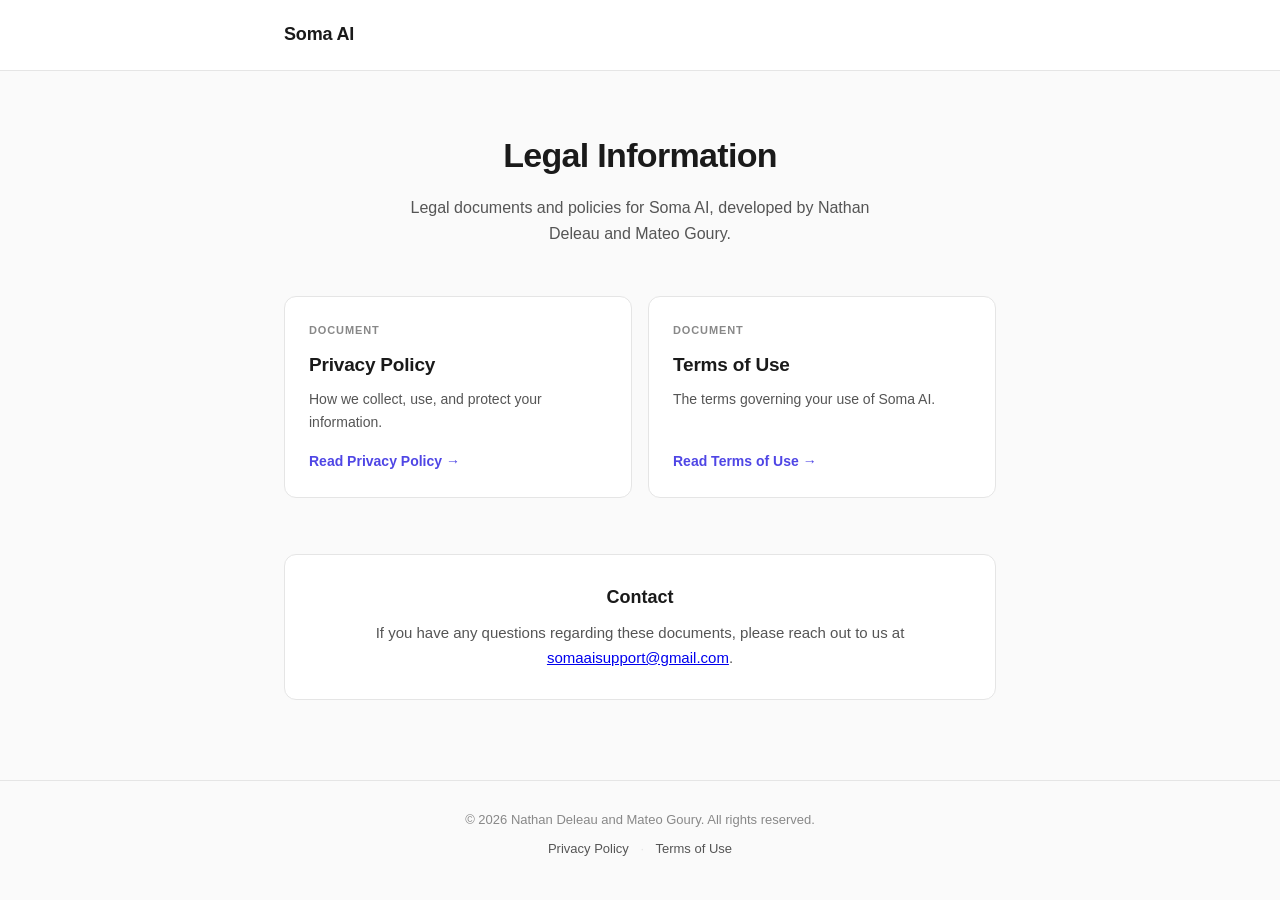
<file: index.html>
<!DOCTYPE html>
<html lang="en">
<head>
<meta charset="UTF-8">
<meta name="viewport" content="width=device-width, initial-scale=1.0">
<title>Soma AI — Legal</title>
<link rel="stylesheet" href="style.css">
</head>
<body>

  <header class="site-header">
    <div class="container">
      <a href="index.html" class="brand">Soma AI</a>
    </div>
  </header>

  <main class="container page">
    <section class="hero">
      <h1>Legal Information</h1>
      <p class="subtitle">
        Legal documents and policies for Soma AI, developed by Nathan Deleau and Mateo Goury.
      </p>
    </section>

    <section class="card-grid">
      <a class="doc-card" href="privacy-policy.html">
        <span class="doc-card-label">Document</span>
        <h2>Privacy Policy</h2>
        <p>How we collect, use, and protect your information.</p>
        <span class="doc-card-link">Read Privacy Policy →</span>
      </a>

      <a class="doc-card" href="terms-of-use.html">
        <span class="doc-card-label">Document</span>
        <h2>Terms of Use</h2>
        <p>The terms governing your use of Soma AI.</p>
        <span class="doc-card-link">Read Terms of Use →</span>
      </a>
    </section>

    <section class="contact-block">
      <h2>Contact</h2>
      <p>
        If you have any questions regarding these documents, please reach out to us at
        <a href="mailto:somaaisupport@gmail.com">somaaisupport@gmail.com</a>.
      </p>
    </section>
  </main>

  <footer class="site-footer">
    <div class="container">
      <p>&copy; <span id="year">2026</span> Nathan Deleau and Mateo Goury. All rights reserved.</p>
      <p class="footer-links">
        <a href="privacy-policy.html">Privacy Policy</a>
        <span class="sep">·</span>
        <a href="terms-of-use.html">Terms of Use</a>
      </p>
    </div>
  </footer>

</body>
</html>
</file>
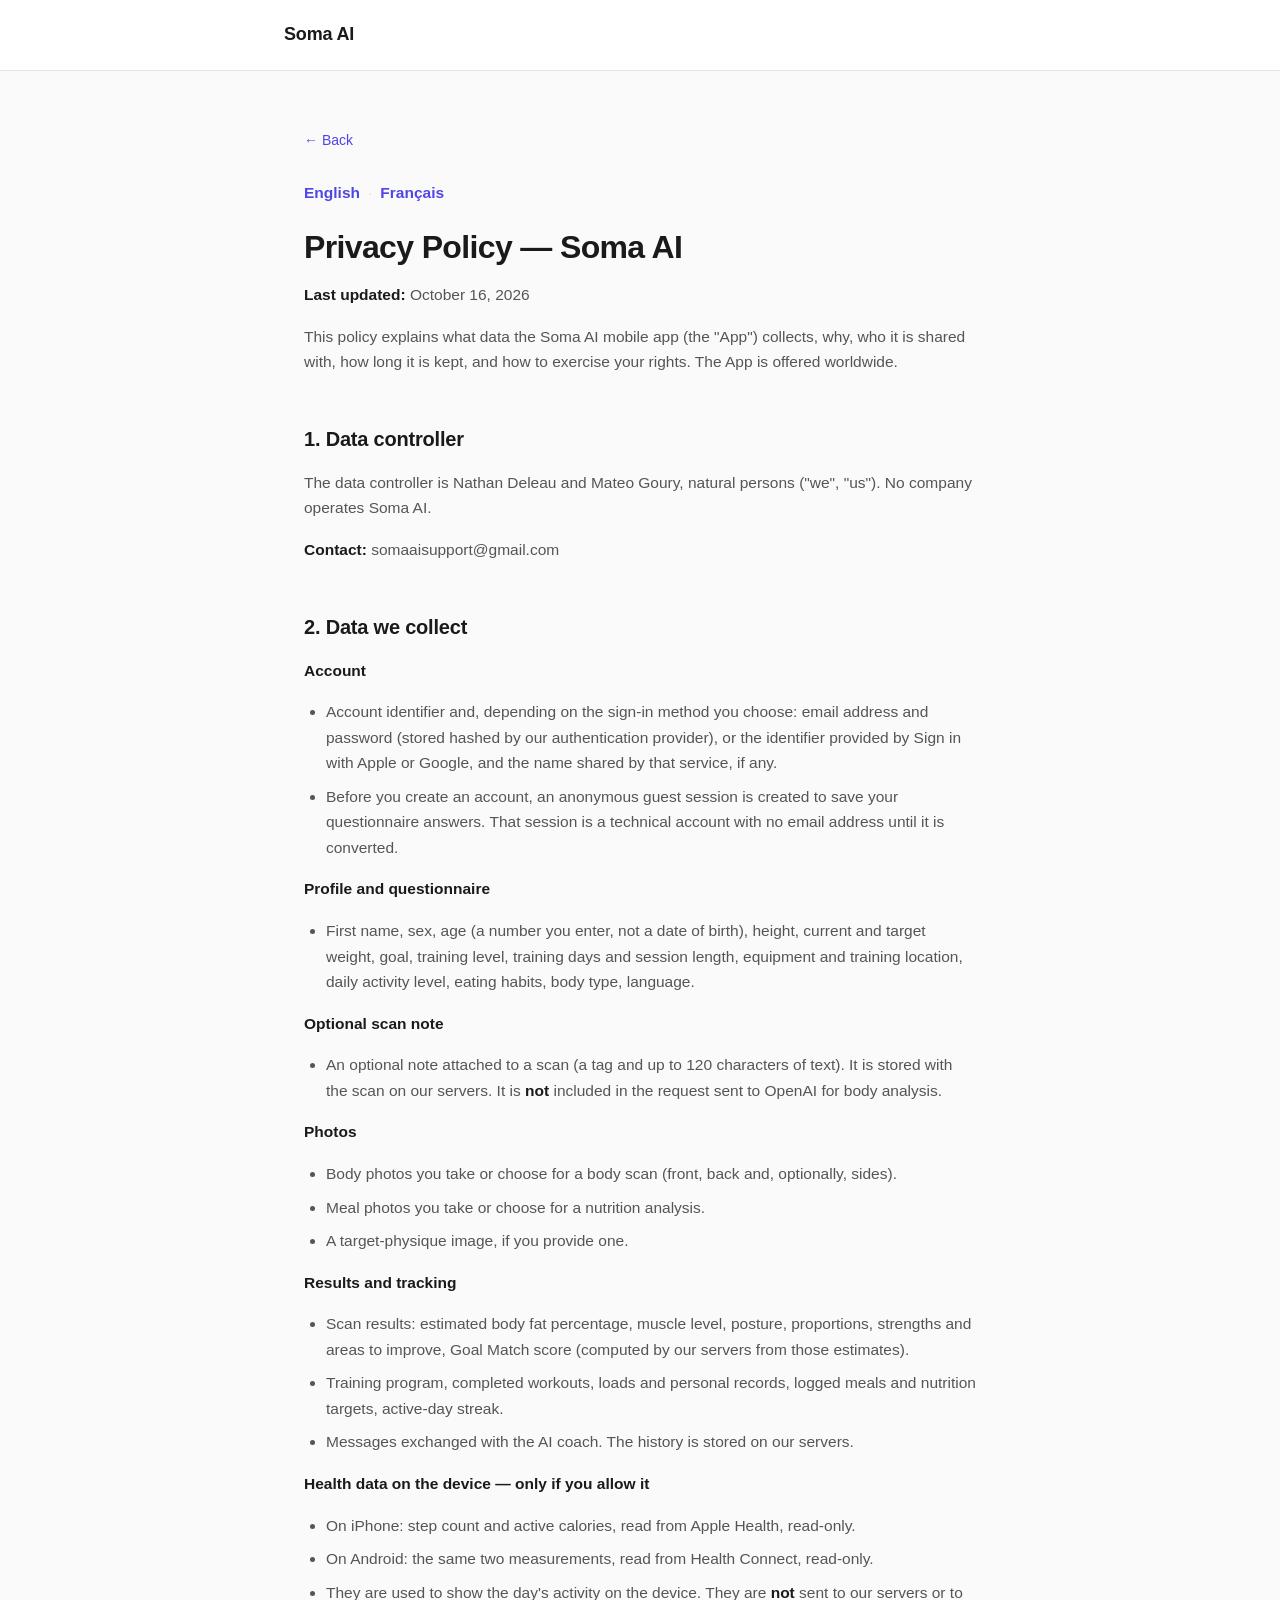
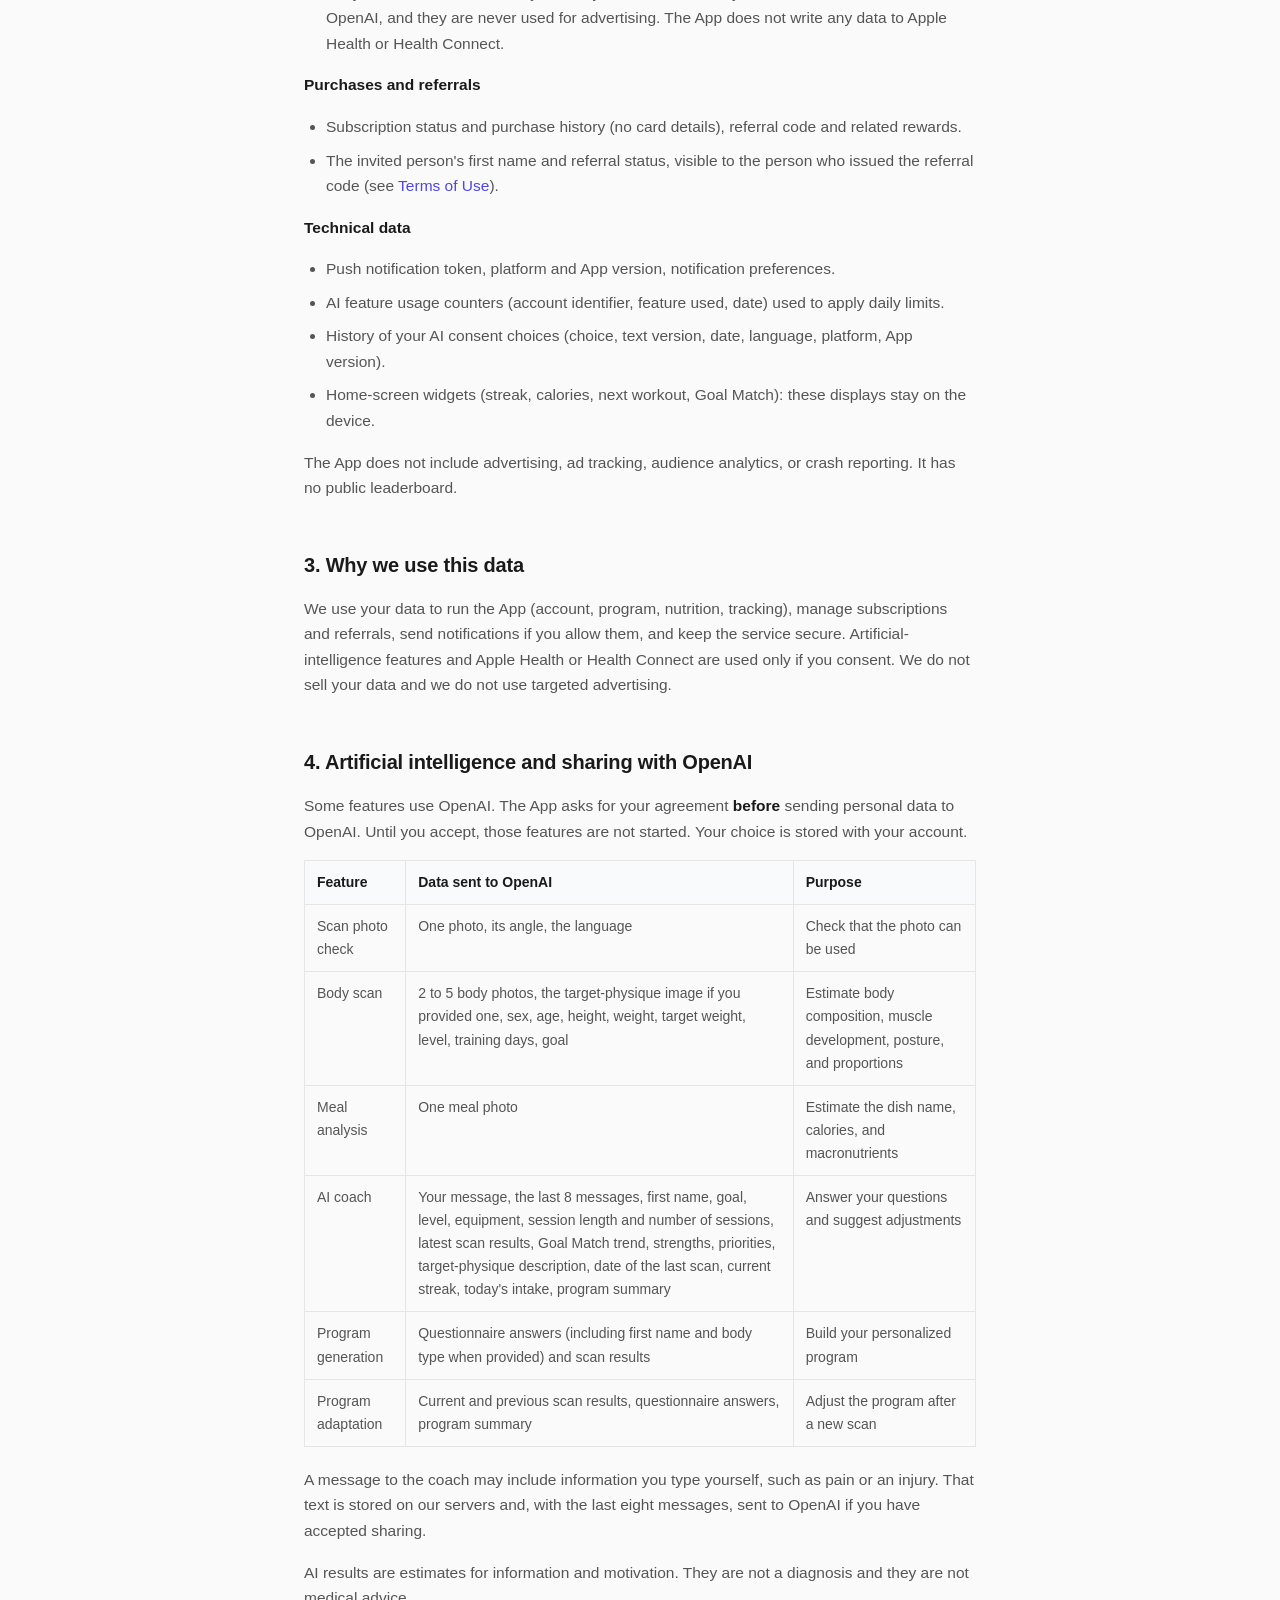
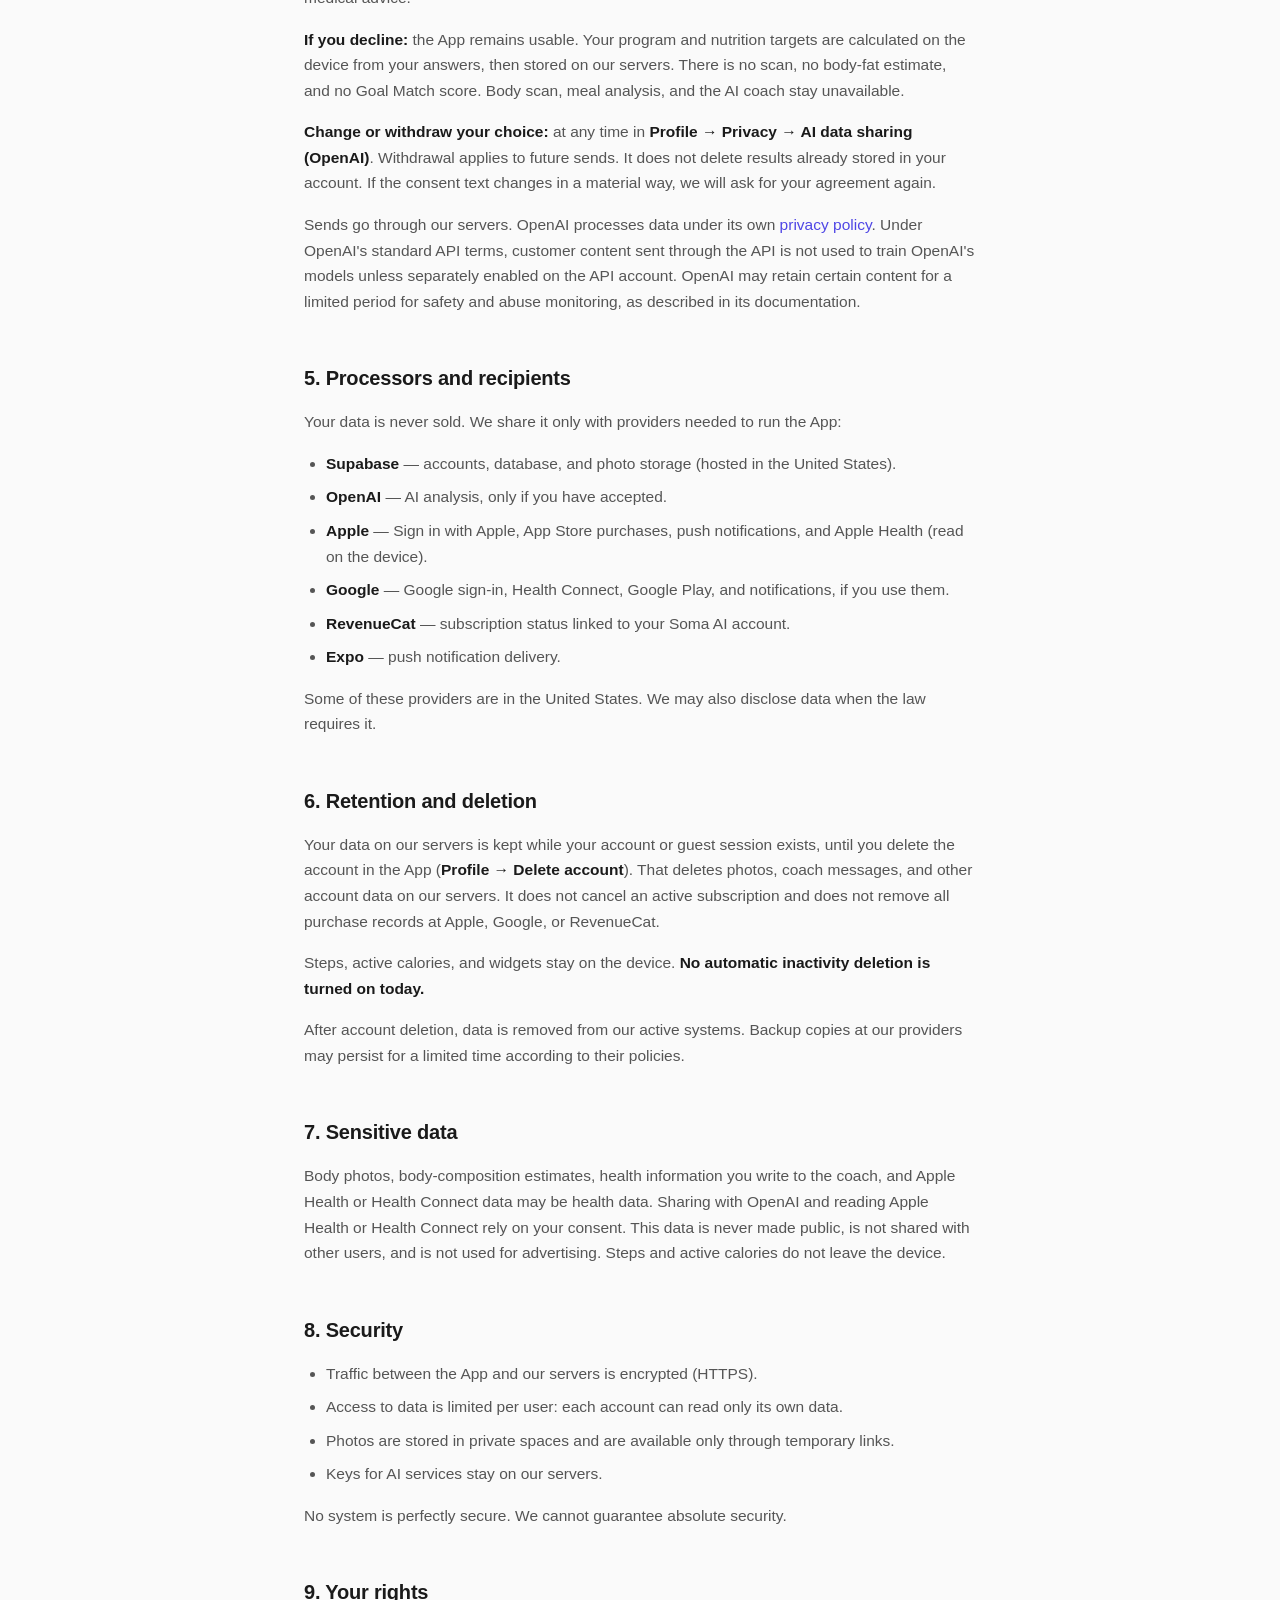
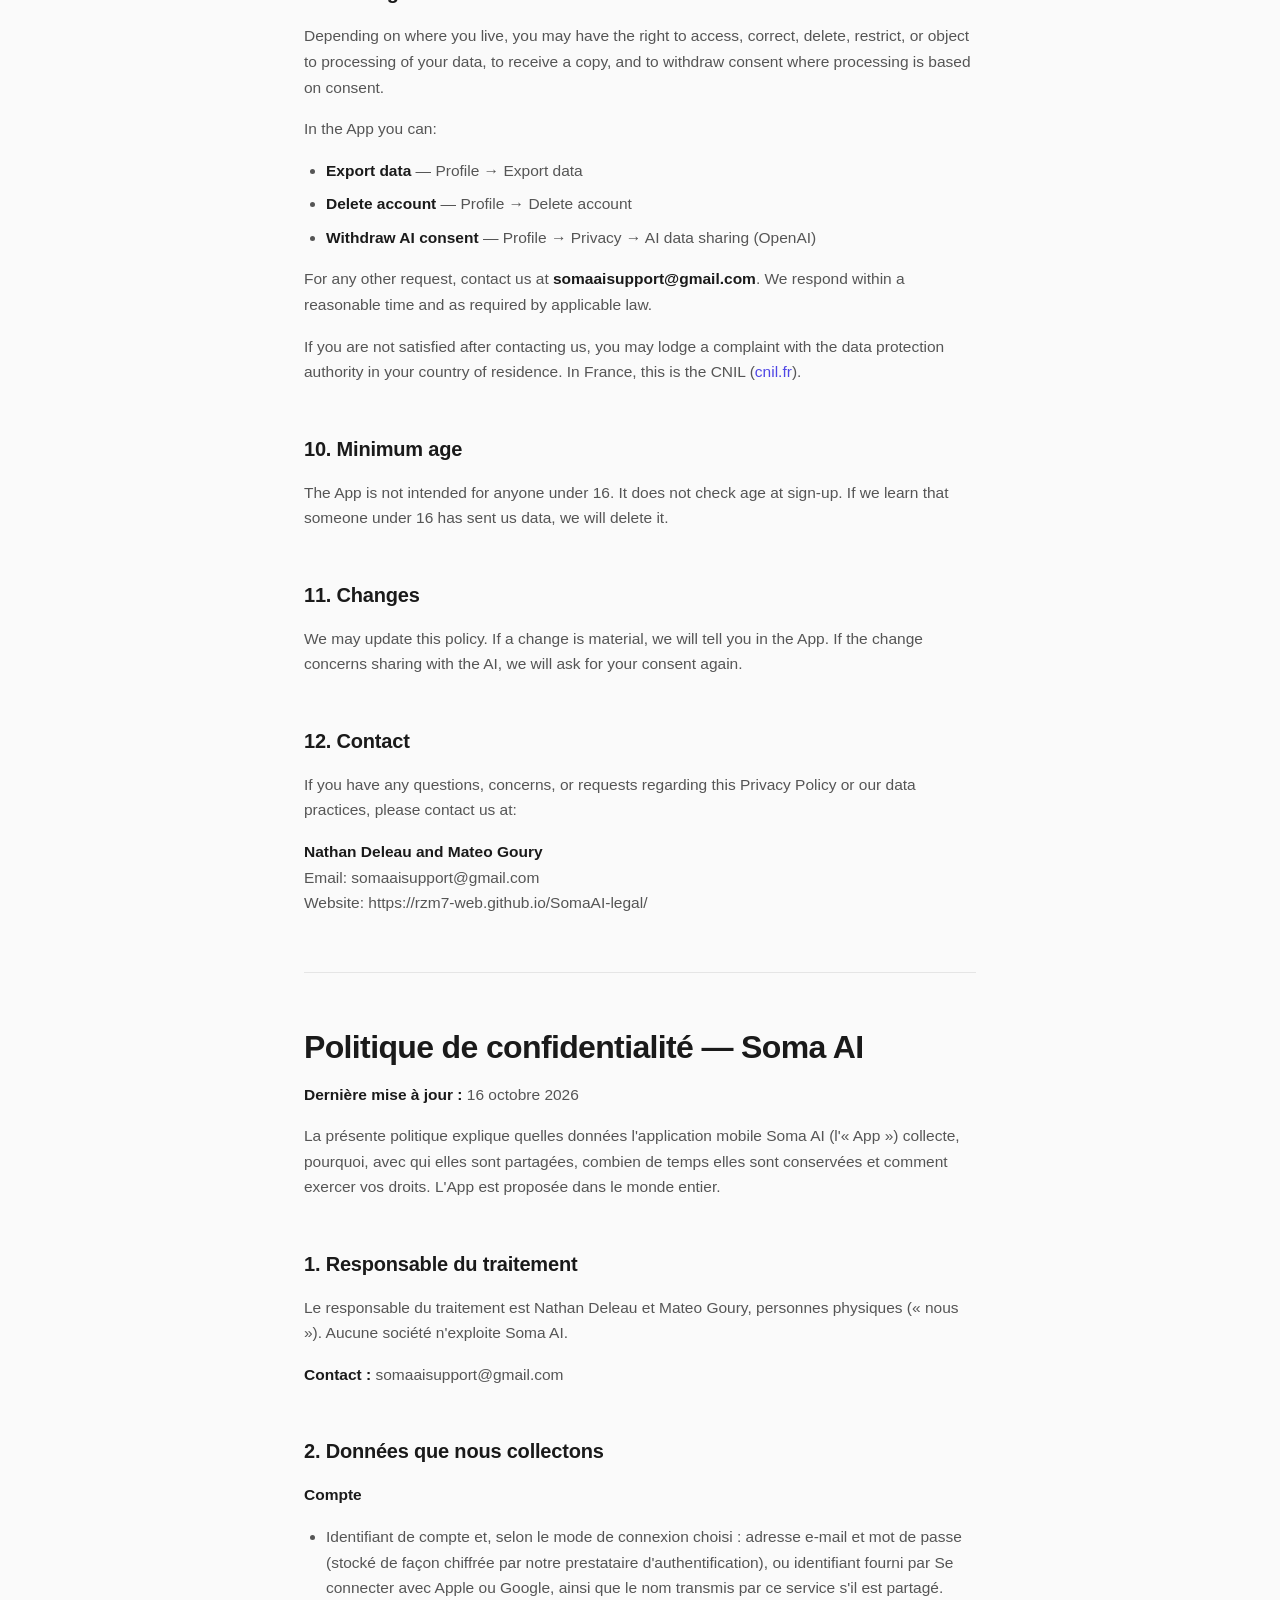
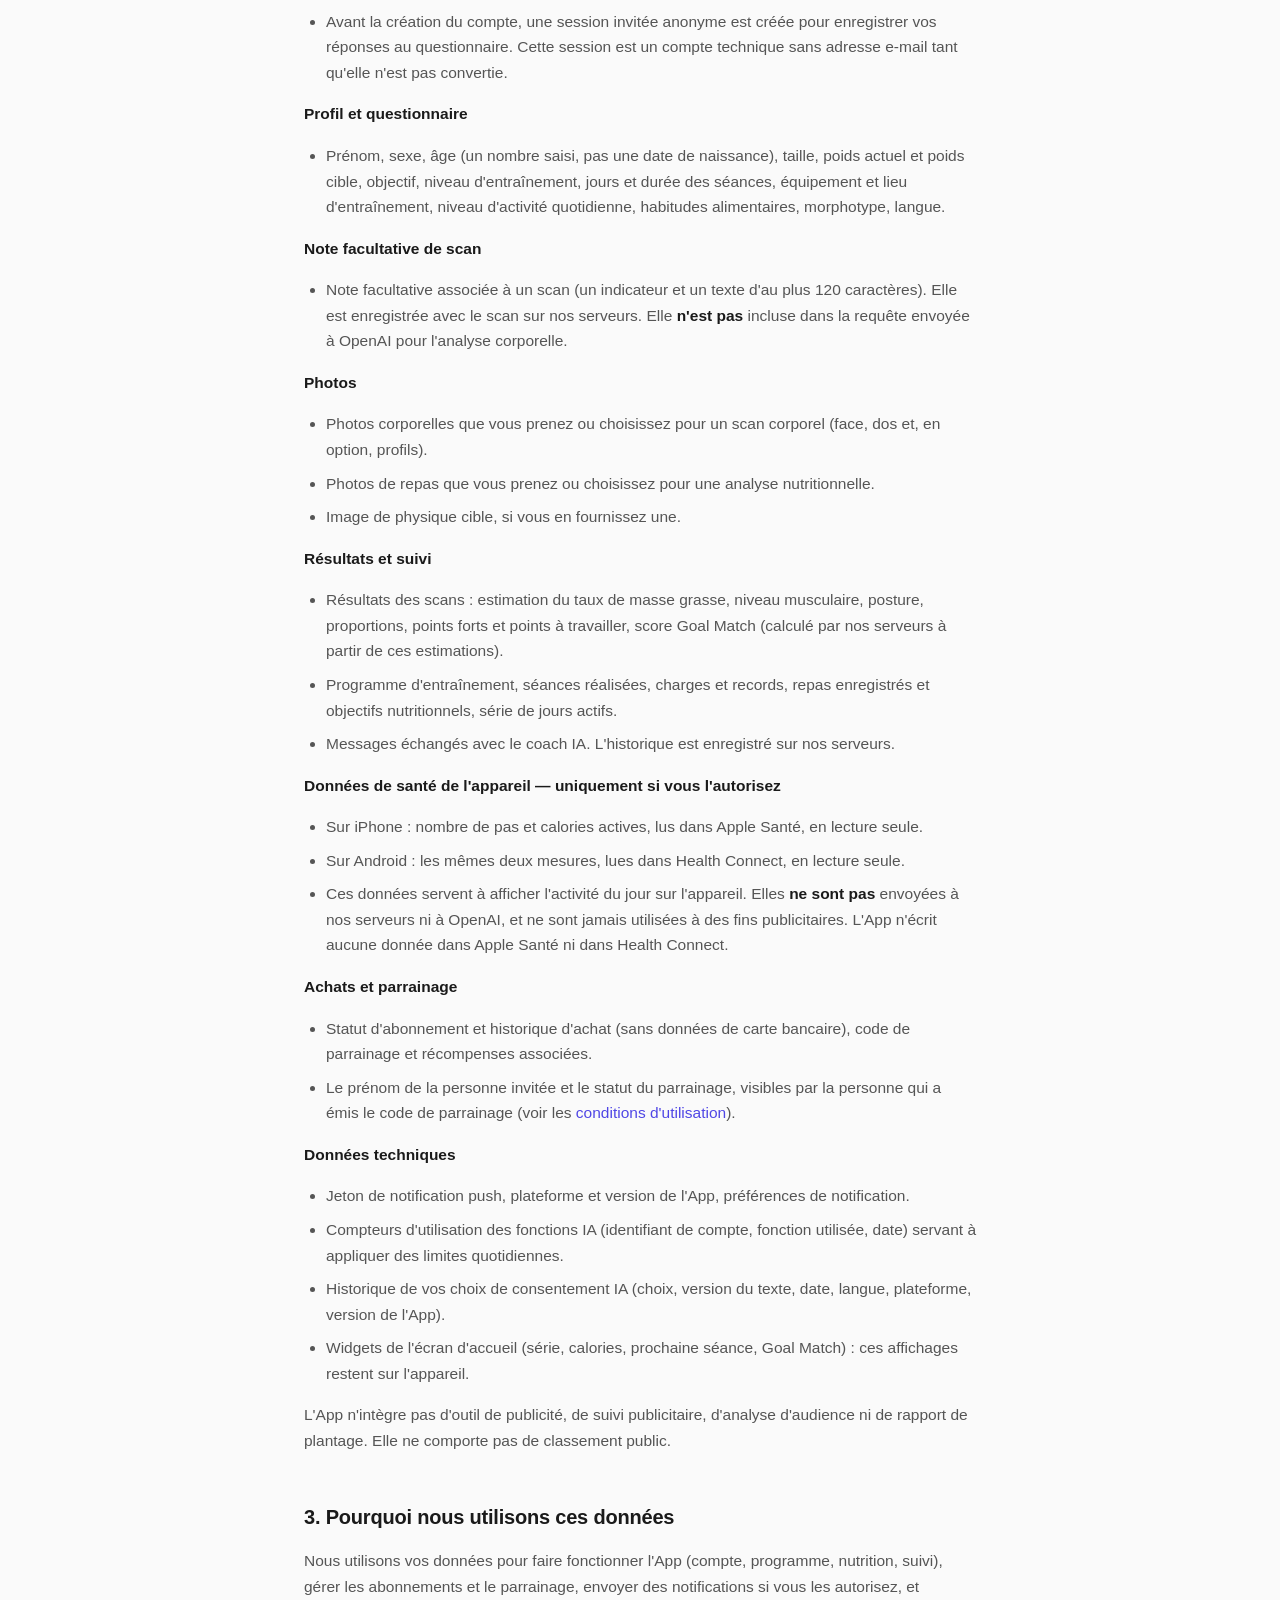
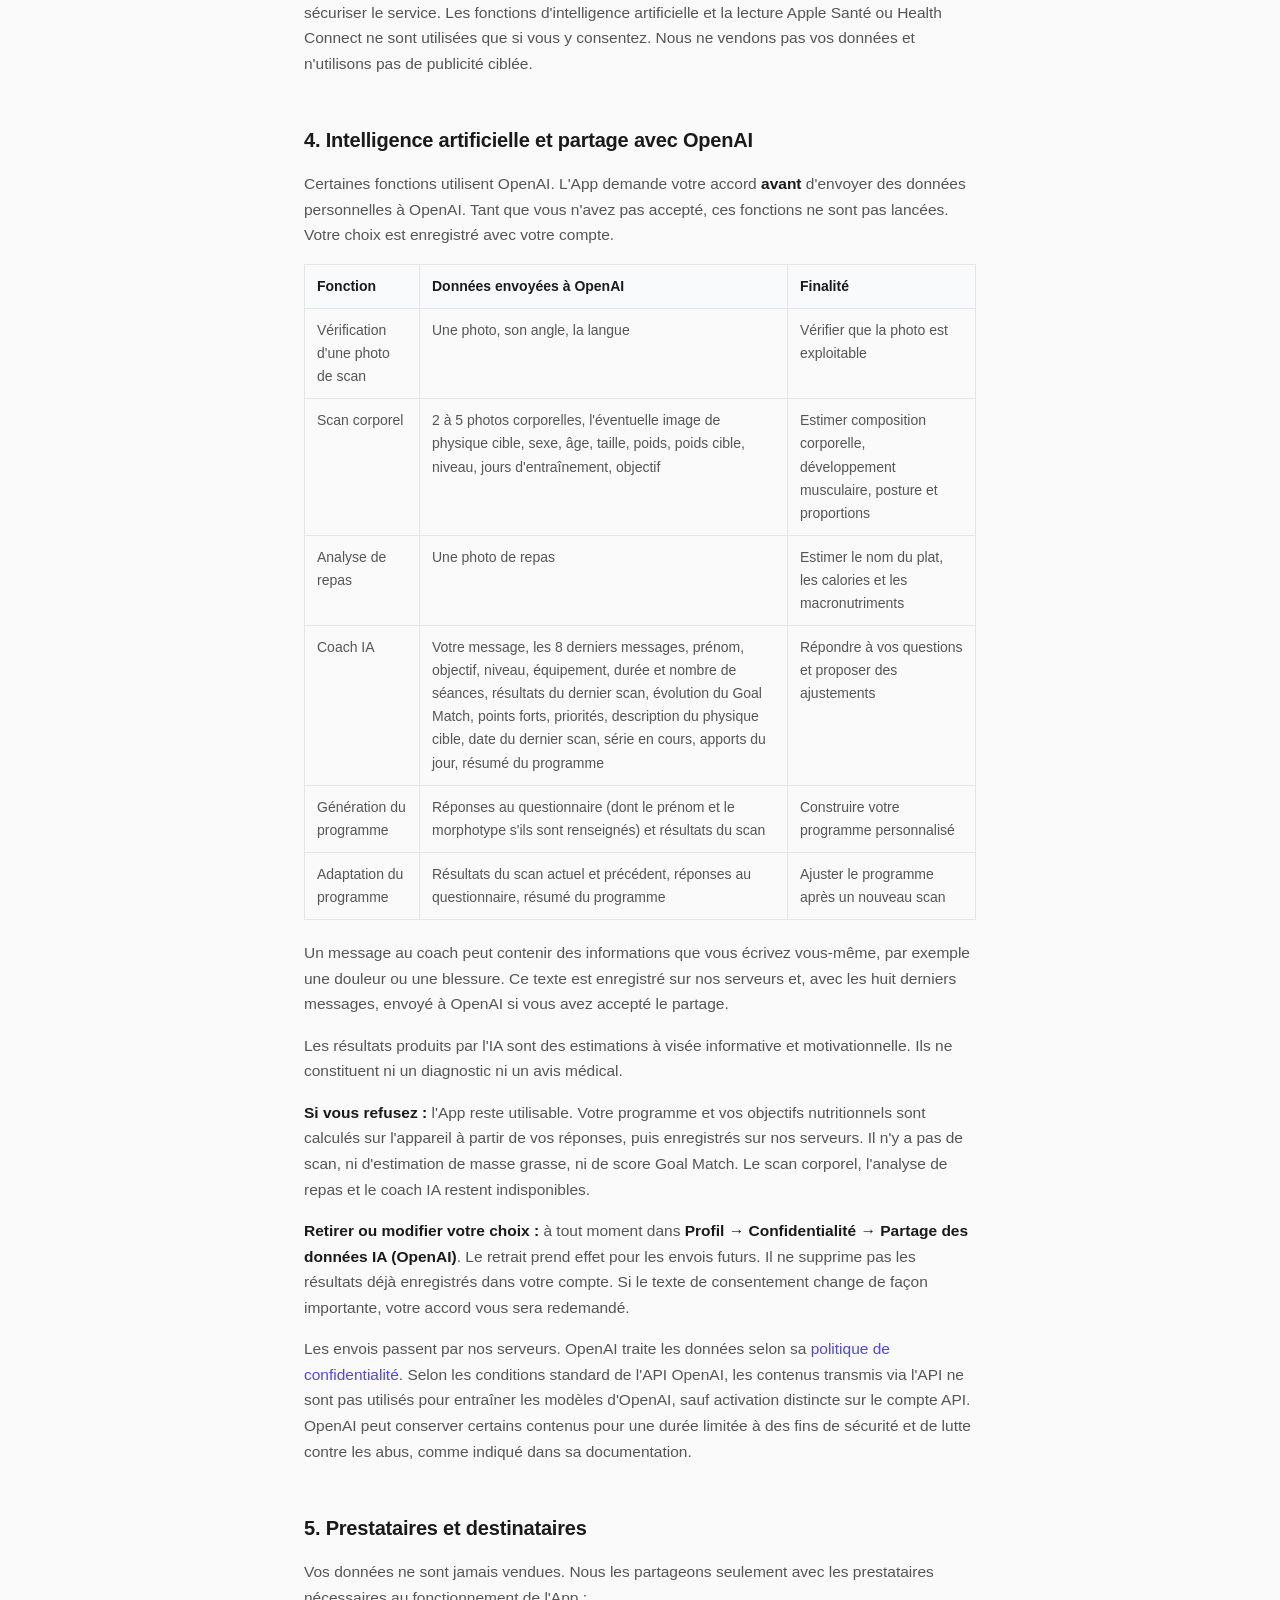
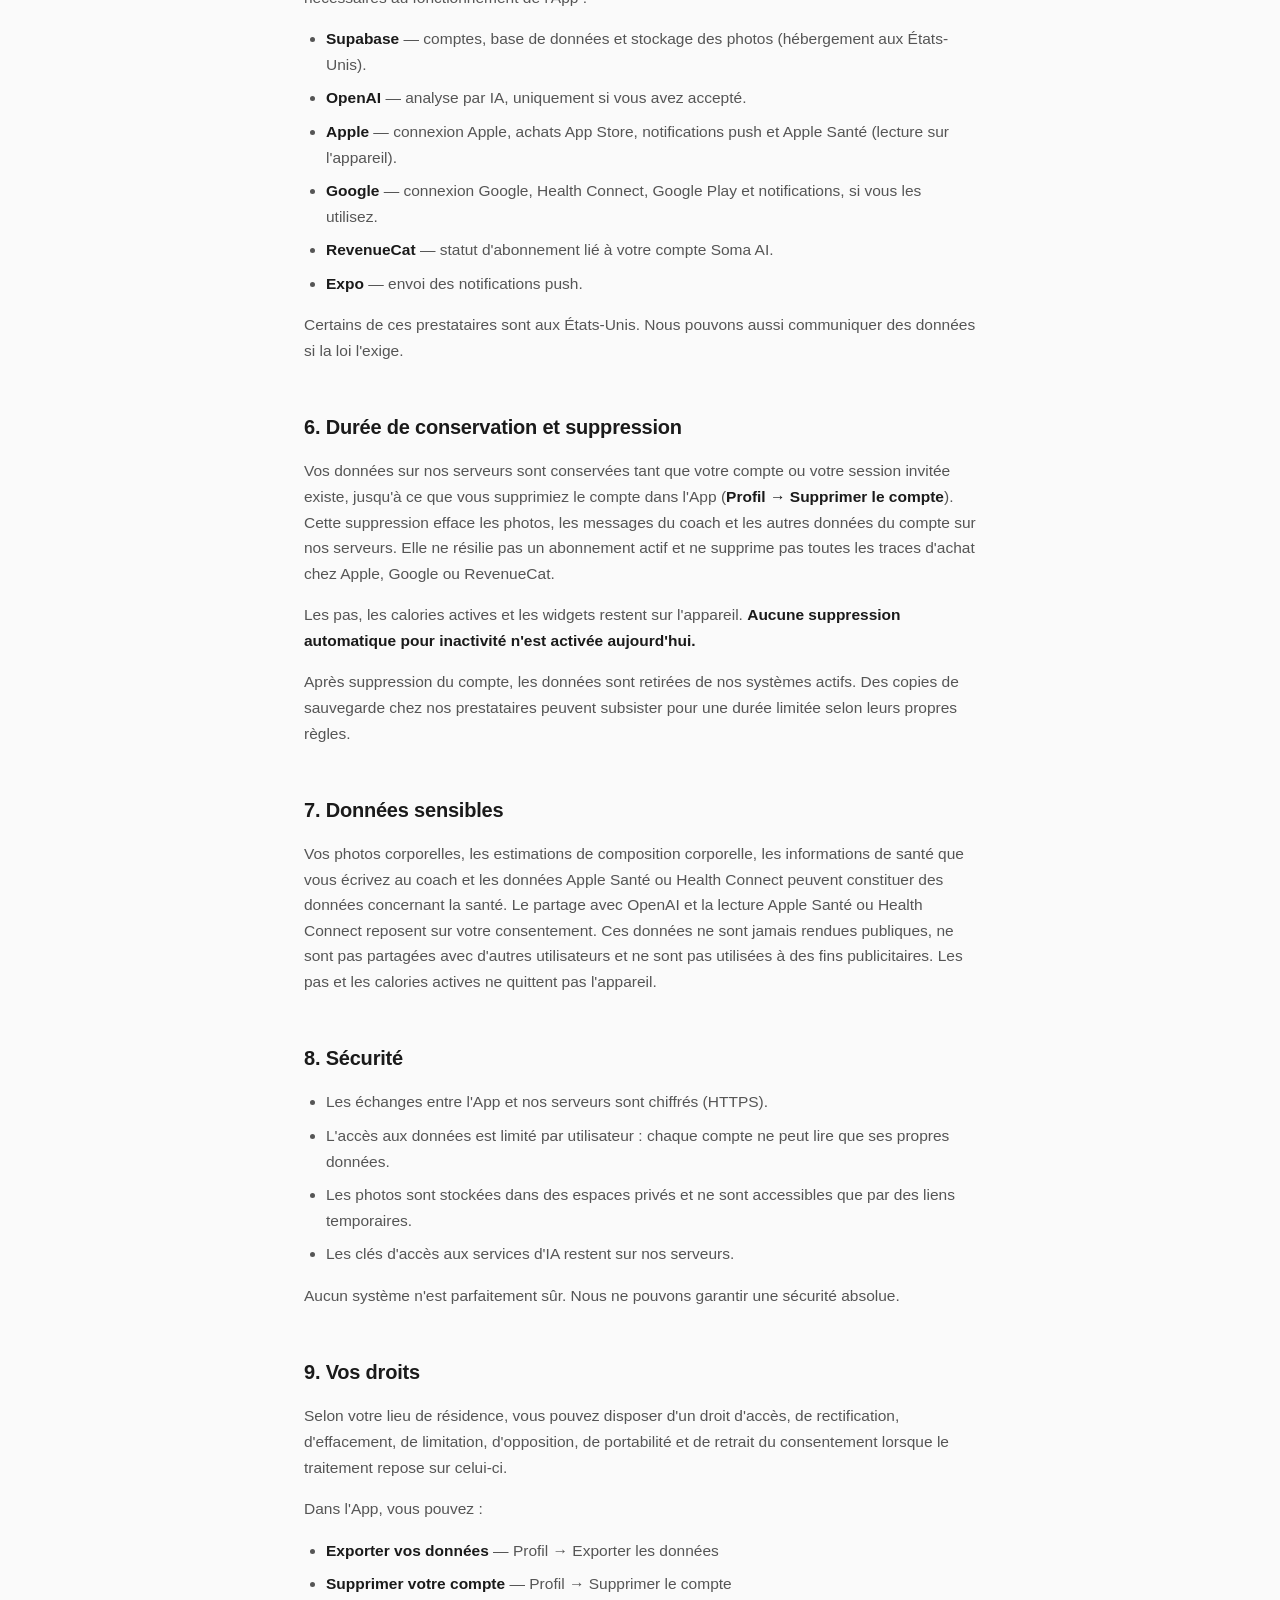
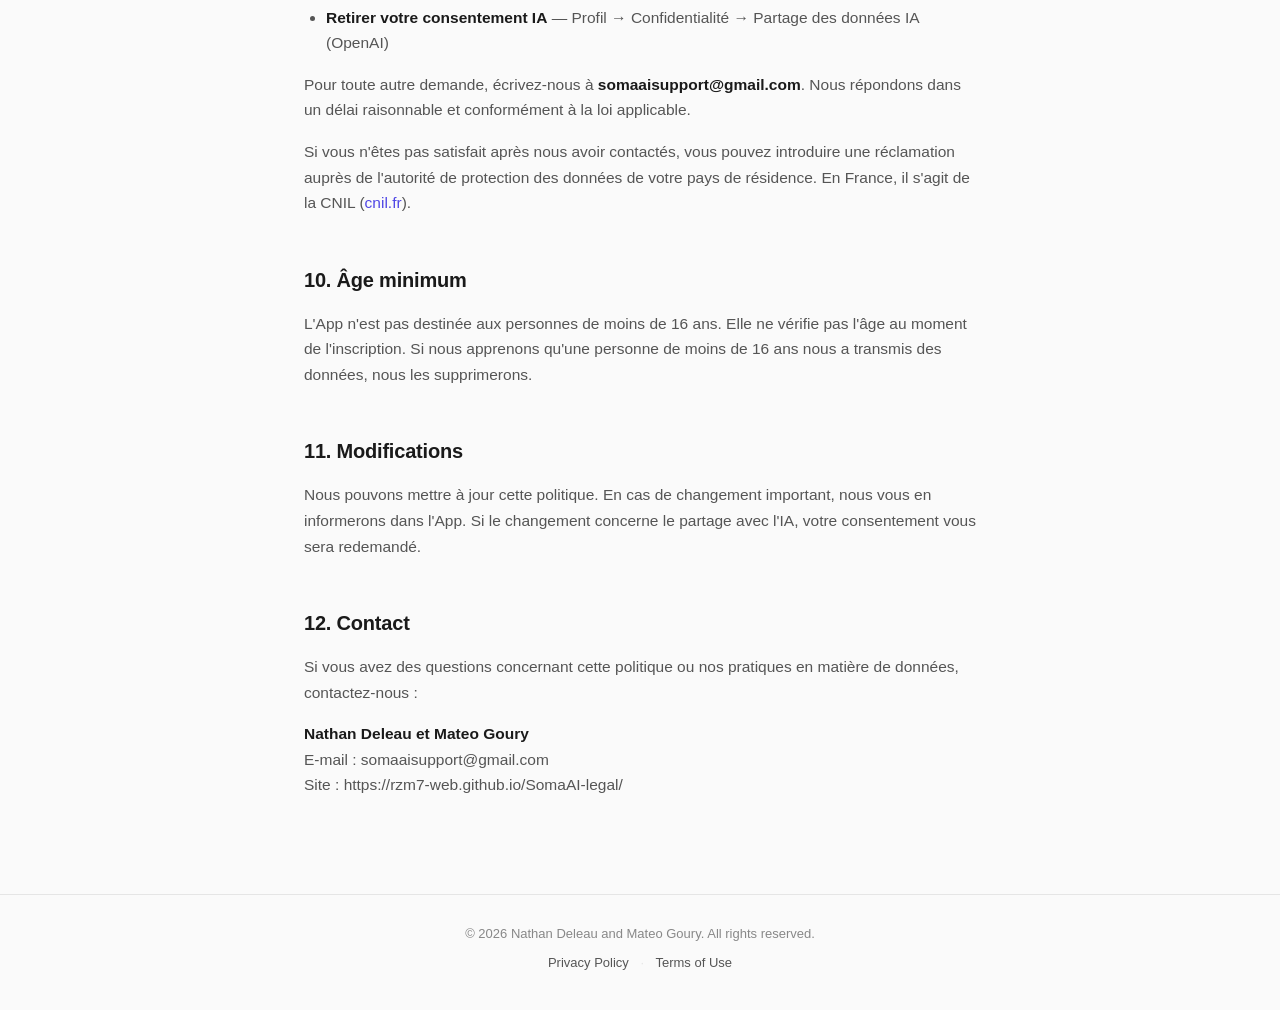
<file: privacy-policy.html>
<!DOCTYPE html>
<html lang="en">
<head>
<meta charset="UTF-8">
<meta name="viewport" content="width=device-width, initial-scale=1.0">
<title>Privacy Policy — Soma AI</title>
<link rel="stylesheet" href="style.css">
</head>
<body>

  <header class="site-header">
    <div class="container">
      <a href="index.html" class="brand">Soma AI</a>
    </div>
  </header>

  <main class="container page legal-page">
    <a href="index.html" class="back-link">← Back</a>
    <p class="lang-nav"><a href="#en">English</a><span class="sep">·</span><a href="#fr">Français</a></p>

    <section id="en" lang="en">
    <h1>Privacy Policy — Soma AI</h1>
    <p><strong>Last updated:</strong> October 16, 2026</p>
    <p>This policy explains what data the Soma AI mobile app (the &quot;App&quot;) collects, why, who it is shared with, how long it is kept, and how to exercise your rights. The App is offered worldwide.</p>
    <h2>1. Data controller</h2>
    <p>The data controller is Nathan Deleau and Mateo Goury, natural persons (&quot;we&quot;, &quot;us&quot;). No company operates Soma AI.</p>
    <p><strong>Contact:</strong> somaaisupport@gmail.com</p>
    <h2>2. Data we collect</h2>
    <p><strong>Account</strong></p>
    <ul>
    <li>Account identifier and, depending on the sign-in method you choose: email address and password (stored hashed by our authentication provider), or the identifier provided by Sign in with Apple or Google, and the name shared by that service, if any.</li>
    <li>Before you create an account, an anonymous guest session is created to save your questionnaire answers. That session is a technical account with no email address until it is converted.</li>
    </ul>
    <p><strong>Profile and questionnaire</strong></p>
    <ul>
    <li>First name, sex, age (a number you enter, not a date of birth), height, current and target weight, goal, training level, training days and session length, equipment and training location, daily activity level, eating habits, body type, language.</li>
    </ul>
    <p><strong>Optional scan note</strong></p>
    <ul>
    <li>An optional note attached to a scan (a tag and up to 120 characters of text). It is stored with the scan on our servers. It is <strong>not</strong> included in the request sent to OpenAI for body analysis.</li>
    </ul>
    <p><strong>Photos</strong></p>
    <ul>
    <li>Body photos you take or choose for a body scan (front, back and, optionally, sides).</li>
    <li>Meal photos you take or choose for a nutrition analysis.</li>
    <li>A target-physique image, if you provide one.</li>
    </ul>
    <p><strong>Results and tracking</strong></p>
    <ul>
    <li>Scan results: estimated body fat percentage, muscle level, posture, proportions, strengths and areas to improve, Goal Match score (computed by our servers from those estimates).</li>
    <li>Training program, completed workouts, loads and personal records, logged meals and nutrition targets, active-day streak.</li>
    <li>Messages exchanged with the AI coach. The history is stored on our servers.</li>
    </ul>
    <p><strong>Health data on the device — only if you allow it</strong></p>
    <ul>
    <li>On iPhone: step count and active calories, read from Apple Health, read-only.</li>
    <li>On Android: the same two measurements, read from Health Connect, read-only.</li>
    <li>They are used to show the day&#x27;s activity on the device. They are <strong>not</strong> sent to our servers or to OpenAI, and they are never used for advertising. The App does not write any data to Apple Health or Health Connect.</li>
    </ul>
    <p><strong>Purchases and referrals</strong></p>
    <ul>
    <li>Subscription status and purchase history (no card details), referral code and related rewards.</li>
    <li>The invited person&#x27;s first name and referral status, visible to the person who issued the referral code (see <a href="https://rzm7-web.github.io/SomaAI-legal/terms-of-use.html">Terms of Use</a>).</li>
    </ul>
    <p><strong>Technical data</strong></p>
    <ul>
    <li>Push notification token, platform and App version, notification preferences.</li>
    <li>AI feature usage counters (account identifier, feature used, date) used to apply daily limits.</li>
    <li>History of your AI consent choices (choice, text version, date, language, platform, App version).</li>
    <li>Home-screen widgets (streak, calories, next workout, Goal Match): these displays stay on the device.</li>
    </ul>
    <p>The App does not include advertising, ad tracking, audience analytics, or crash reporting. It has no public leaderboard.</p>
    <h2>3. Why we use this data</h2>
    <p>We use your data to run the App (account, program, nutrition, tracking), manage subscriptions and referrals, send notifications if you allow them, and keep the service secure. Artificial-intelligence features and Apple Health or Health Connect are used only if you consent. We do not sell your data and we do not use targeted advertising.</p>
    <h2>4. Artificial intelligence and sharing with OpenAI</h2>
    <p>Some features use OpenAI. The App asks for your agreement <strong>before</strong> sending personal data to OpenAI. Until you accept, those features are not started. Your choice is stored with your account.</p>
    <table><thead><tr><th>Feature</th><th>Data sent to OpenAI</th><th>Purpose</th></tr></thead><tbody><tr><td>Scan photo check</td><td>One photo, its angle, the language</td><td>Check that the photo can be used</td></tr><tr><td>Body scan</td><td>2 to 5 body photos, the target-physique image if you provided one, sex, age, height, weight, target weight, level, training days, goal</td><td>Estimate body composition, muscle development, posture, and proportions</td></tr><tr><td>Meal analysis</td><td>One meal photo</td><td>Estimate the dish name, calories, and macronutrients</td></tr><tr><td>AI coach</td><td>Your message, the last 8 messages, first name, goal, level, equipment, session length and number of sessions, latest scan results, Goal Match trend, strengths, priorities, target-physique description, date of the last scan, current streak, today&#x27;s intake, program summary</td><td>Answer your questions and suggest adjustments</td></tr><tr><td>Program generation</td><td>Questionnaire answers (including first name and body type when provided) and scan results</td><td>Build your personalized program</td></tr><tr><td>Program adaptation</td><td>Current and previous scan results, questionnaire answers, program summary</td><td>Adjust the program after a new scan</td></tr></tbody></table>
    <p>A message to the coach may include information you type yourself, such as pain or an injury. That text is stored on our servers and, with the last eight messages, sent to OpenAI if you have accepted sharing.</p>
    <p>AI results are estimates for information and motivation. They are not a diagnosis and they are not medical advice.</p>
    <p><strong>If you decline:</strong> the App remains usable. Your program and nutrition targets are calculated on the device from your answers, then stored on our servers. There is no scan, no body-fat estimate, and no Goal Match score. Body scan, meal analysis, and the AI coach stay unavailable.</p>
    <p><strong>Change or withdraw your choice:</strong> at any time in <strong>Profile → Privacy → AI data sharing (OpenAI)</strong>. Withdrawal applies to future sends. It does not delete results already stored in your account. If the consent text changes in a material way, we will ask for your agreement again.</p>
    <p>Sends go through our servers. OpenAI processes data under its own <a href="https://openai.com/policies/privacy-policy">privacy policy</a>. Under OpenAI&#x27;s standard API terms, customer content sent through the API is not used to train OpenAI&#x27;s models unless separately enabled on the API account. OpenAI may retain certain content for a limited period for safety and abuse monitoring, as described in its documentation.</p>
    <h2>5. Processors and recipients</h2>
    <p>Your data is never sold. We share it only with providers needed to run the App:</p>
    <ul>
    <li><strong>Supabase</strong> — accounts, database, and photo storage (hosted in the United States).</li>
    <li><strong>OpenAI</strong> — AI analysis, only if you have accepted.</li>
    <li><strong>Apple</strong> — Sign in with Apple, App Store purchases, push notifications, and Apple Health (read on the device).</li>
    <li><strong>Google</strong> — Google sign-in, Health Connect, Google Play, and notifications, if you use them.</li>
    <li><strong>RevenueCat</strong> — subscription status linked to your Soma AI account.</li>
    <li><strong>Expo</strong> — push notification delivery.</li>
    </ul>
    <p>Some of these providers are in the United States. We may also disclose data when the law requires it.</p>
    <h2>6. Retention and deletion</h2>
    <p>Your data on our servers is kept while your account or guest session exists, until you delete the account in the App (<strong>Profile → Delete account</strong>). That deletes photos, coach messages, and other account data on our servers. It does not cancel an active subscription and does not remove all purchase records at Apple, Google, or RevenueCat.</p>
    <p>Steps, active calories, and widgets stay on the device. <strong>No automatic inactivity deletion is turned on today.</strong></p>
    <p>After account deletion, data is removed from our active systems. Backup copies at our providers may persist for a limited time according to their policies.</p>
    <h2>7. Sensitive data</h2>
    <p>Body photos, body-composition estimates, health information you write to the coach, and Apple Health or Health Connect data may be health data. Sharing with OpenAI and reading Apple Health or Health Connect rely on your consent. This data is never made public, is not shared with other users, and is not used for advertising. Steps and active calories do not leave the device.</p>
    <h2>8. Security</h2>
    <ul>
    <li>Traffic between the App and our servers is encrypted (HTTPS).</li>
    <li>Access to data is limited per user: each account can read only its own data.</li>
    <li>Photos are stored in private spaces and are available only through temporary links.</li>
    <li>Keys for AI services stay on our servers.</li>
    </ul>
    <p>No system is perfectly secure. We cannot guarantee absolute security.</p>
    <h2>9. Your rights</h2>
    <p>Depending on where you live, you may have the right to access, correct, delete, restrict, or object to processing of your data, to receive a copy, and to withdraw consent where processing is based on consent.</p>
    <p>In the App you can:</p>
    <ul>
    <li><strong>Export data</strong> — Profile → Export data</li>
    <li><strong>Delete account</strong> — Profile → Delete account</li>
    <li><strong>Withdraw AI consent</strong> — Profile → Privacy → AI data sharing (OpenAI)</li>
    </ul>
    <p>For any other request, contact us at <strong>somaaisupport@gmail.com</strong>. We respond within a reasonable time and as required by applicable law.</p>
    <p>If you are not satisfied after contacting us, you may lodge a complaint with the data protection authority in your country of residence. In France, this is the CNIL (<a href="https://www.cnil.fr">cnil.fr</a>).</p>
    <h2>10. Minimum age</h2>
    <p>The App is not intended for anyone under 16. It does not check age at sign-up. If we learn that someone under 16 has sent us data, we will delete it.</p>
    <h2>11. Changes</h2>
    <p>We may update this policy. If a change is material, we will tell you in the App. If the change concerns sharing with the AI, we will ask for your consent again.</p>
    <h2>12. Contact</h2>
    <p>If you have any questions, concerns, or requests regarding this Privacy Policy or our data practices, please contact us at:</p>
    <p><strong>Nathan Deleau and Mateo Goury</strong><br>
        Email: somaaisupport@gmail.com<br>
        Website: https://rzm7-web.github.io/SomaAI-legal/</p>
    </section>

    <section id="fr" lang="fr">
    <h1>Politique de confidentialité — Soma AI</h1>
    <p><strong>Dernière mise à jour :</strong> 16 octobre 2026</p>
    <p>La présente politique explique quelles données l&#x27;application mobile Soma AI (l&#x27;« App ») collecte, pourquoi, avec qui elles sont partagées, combien de temps elles sont conservées et comment exercer vos droits. L&#x27;App est proposée dans le monde entier.</p>
    <h2>1. Responsable du traitement</h2>
    <p>Le responsable du traitement est Nathan Deleau et Mateo Goury, personnes physiques (« nous »). Aucune société n&#x27;exploite Soma AI.</p>
    <p><strong>Contact :</strong> somaaisupport@gmail.com</p>
    <h2>2. Données que nous collectons</h2>
    <p><strong>Compte</strong></p>
    <ul>
    <li>Identifiant de compte et, selon le mode de connexion choisi : adresse e-mail et mot de passe (stocké de façon chiffrée par notre prestataire d&#x27;authentification), ou identifiant fourni par Se connecter avec Apple ou Google, ainsi que le nom transmis par ce service s&#x27;il est partagé.</li>
    <li>Avant la création du compte, une session invitée anonyme est créée pour enregistrer vos réponses au questionnaire. Cette session est un compte technique sans adresse e-mail tant qu&#x27;elle n&#x27;est pas convertie.</li>
    </ul>
    <p><strong>Profil et questionnaire</strong></p>
    <ul>
    <li>Prénom, sexe, âge (un nombre saisi, pas une date de naissance), taille, poids actuel et poids cible, objectif, niveau d&#x27;entraînement, jours et durée des séances, équipement et lieu d&#x27;entraînement, niveau d&#x27;activité quotidienne, habitudes alimentaires, morphotype, langue.</li>
    </ul>
    <p><strong>Note facultative de scan</strong></p>
    <ul>
    <li>Note facultative associée à un scan (un indicateur et un texte d&#x27;au plus 120 caractères). Elle est enregistrée avec le scan sur nos serveurs. Elle <strong>n&#x27;est pas</strong> incluse dans la requête envoyée à OpenAI pour l&#x27;analyse corporelle.</li>
    </ul>
    <p><strong>Photos</strong></p>
    <ul>
    <li>Photos corporelles que vous prenez ou choisissez pour un scan corporel (face, dos et, en option, profils).</li>
    <li>Photos de repas que vous prenez ou choisissez pour une analyse nutritionnelle.</li>
    <li>Image de physique cible, si vous en fournissez une.</li>
    </ul>
    <p><strong>Résultats et suivi</strong></p>
    <ul>
    <li>Résultats des scans : estimation du taux de masse grasse, niveau musculaire, posture, proportions, points forts et points à travailler, score Goal Match (calculé par nos serveurs à partir de ces estimations).</li>
    <li>Programme d&#x27;entraînement, séances réalisées, charges et records, repas enregistrés et objectifs nutritionnels, série de jours actifs.</li>
    <li>Messages échangés avec le coach IA. L&#x27;historique est enregistré sur nos serveurs.</li>
    </ul>
    <p><strong>Données de santé de l&#x27;appareil — uniquement si vous l&#x27;autorisez</strong></p>
    <ul>
    <li>Sur iPhone : nombre de pas et calories actives, lus dans Apple Santé, en lecture seule.</li>
    <li>Sur Android : les mêmes deux mesures, lues dans Health Connect, en lecture seule.</li>
    <li>Ces données servent à afficher l&#x27;activité du jour sur l&#x27;appareil. Elles <strong>ne sont pas</strong> envoyées à nos serveurs ni à OpenAI, et ne sont jamais utilisées à des fins publicitaires. L&#x27;App n&#x27;écrit aucune donnée dans Apple Santé ni dans Health Connect.</li>
    </ul>
    <p><strong>Achats et parrainage</strong></p>
    <ul>
    <li>Statut d&#x27;abonnement et historique d&#x27;achat (sans données de carte bancaire), code de parrainage et récompenses associées.</li>
    <li>Le prénom de la personne invitée et le statut du parrainage, visibles par la personne qui a émis le code de parrainage (voir les <a href="https://rzm7-web.github.io/SomaAI-legal/terms-of-use.html">conditions d&#x27;utilisation</a>).</li>
    </ul>
    <p><strong>Données techniques</strong></p>
    <ul>
    <li>Jeton de notification push, plateforme et version de l&#x27;App, préférences de notification.</li>
    <li>Compteurs d&#x27;utilisation des fonctions IA (identifiant de compte, fonction utilisée, date) servant à appliquer des limites quotidiennes.</li>
    <li>Historique de vos choix de consentement IA (choix, version du texte, date, langue, plateforme, version de l&#x27;App).</li>
    <li>Widgets de l&#x27;écran d&#x27;accueil (série, calories, prochaine séance, Goal Match) : ces affichages restent sur l&#x27;appareil.</li>
    </ul>
    <p>L&#x27;App n&#x27;intègre pas d&#x27;outil de publicité, de suivi publicitaire, d&#x27;analyse d&#x27;audience ni de rapport de plantage. Elle ne comporte pas de classement public.</p>
    <h2>3. Pourquoi nous utilisons ces données</h2>
    <p>Nous utilisons vos données pour faire fonctionner l&#x27;App (compte, programme, nutrition, suivi), gérer les abonnements et le parrainage, envoyer des notifications si vous les autorisez, et sécuriser le service. Les fonctions d&#x27;intelligence artificielle et la lecture Apple Santé ou Health Connect ne sont utilisées que si vous y consentez. Nous ne vendons pas vos données et n&#x27;utilisons pas de publicité ciblée.</p>
    <h2>4. Intelligence artificielle et partage avec OpenAI</h2>
    <p>Certaines fonctions utilisent OpenAI. L&#x27;App demande votre accord <strong>avant</strong> d&#x27;envoyer des données personnelles à OpenAI. Tant que vous n&#x27;avez pas accepté, ces fonctions ne sont pas lancées. Votre choix est enregistré avec votre compte.</p>
    <table><thead><tr><th>Fonction</th><th>Données envoyées à OpenAI</th><th>Finalité</th></tr></thead><tbody><tr><td>Vérification d&#x27;une photo de scan</td><td>Une photo, son angle, la langue</td><td>Vérifier que la photo est exploitable</td></tr><tr><td>Scan corporel</td><td>2 à 5 photos corporelles, l&#x27;éventuelle image de physique cible, sexe, âge, taille, poids, poids cible, niveau, jours d&#x27;entraînement, objectif</td><td>Estimer composition corporelle, développement musculaire, posture et proportions</td></tr><tr><td>Analyse de repas</td><td>Une photo de repas</td><td>Estimer le nom du plat, les calories et les macronutriments</td></tr><tr><td>Coach IA</td><td>Votre message, les 8 derniers messages, prénom, objectif, niveau, équipement, durée et nombre de séances, résultats du dernier scan, évolution du Goal Match, points forts, priorités, description du physique cible, date du dernier scan, série en cours, apports du jour, résumé du programme</td><td>Répondre à vos questions et proposer des ajustements</td></tr><tr><td>Génération du programme</td><td>Réponses au questionnaire (dont le prénom et le morphotype s&#x27;ils sont renseignés) et résultats du scan</td><td>Construire votre programme personnalisé</td></tr><tr><td>Adaptation du programme</td><td>Résultats du scan actuel et précédent, réponses au questionnaire, résumé du programme</td><td>Ajuster le programme après un nouveau scan</td></tr></tbody></table>
    <p>Un message au coach peut contenir des informations que vous écrivez vous-même, par exemple une douleur ou une blessure. Ce texte est enregistré sur nos serveurs et, avec les huit derniers messages, envoyé à OpenAI si vous avez accepté le partage.</p>
    <p>Les résultats produits par l&#x27;IA sont des estimations à visée informative et motivationnelle. Ils ne constituent ni un diagnostic ni un avis médical.</p>
    <p><strong>Si vous refusez :</strong> l&#x27;App reste utilisable. Votre programme et vos objectifs nutritionnels sont calculés sur l&#x27;appareil à partir de vos réponses, puis enregistrés sur nos serveurs. Il n&#x27;y a pas de scan, ni d&#x27;estimation de masse grasse, ni de score Goal Match. Le scan corporel, l&#x27;analyse de repas et le coach IA restent indisponibles.</p>
    <p><strong>Retirer ou modifier votre choix :</strong> à tout moment dans <strong>Profil → Confidentialité → Partage des données IA (OpenAI)</strong>. Le retrait prend effet pour les envois futurs. Il ne supprime pas les résultats déjà enregistrés dans votre compte. Si le texte de consentement change de façon importante, votre accord vous sera redemandé.</p>
    <p>Les envois passent par nos serveurs. OpenAI traite les données selon sa <a href="https://openai.com/policies/privacy-policy">politique de confidentialité</a>. Selon les conditions standard de l&#x27;API OpenAI, les contenus transmis via l&#x27;API ne sont pas utilisés pour entraîner les modèles d&#x27;OpenAI, sauf activation distincte sur le compte API. OpenAI peut conserver certains contenus pour une durée limitée à des fins de sécurité et de lutte contre les abus, comme indiqué dans sa documentation.</p>
    <h2>5. Prestataires et destinataires</h2>
    <p>Vos données ne sont jamais vendues. Nous les partageons seulement avec les prestataires nécessaires au fonctionnement de l&#x27;App :</p>
    <ul>
    <li><strong>Supabase</strong> — comptes, base de données et stockage des photos (hébergement aux États-Unis).</li>
    <li><strong>OpenAI</strong> — analyse par IA, uniquement si vous avez accepté.</li>
    <li><strong>Apple</strong> — connexion Apple, achats App Store, notifications push et Apple Santé (lecture sur l&#x27;appareil).</li>
    <li><strong>Google</strong> — connexion Google, Health Connect, Google Play et notifications, si vous les utilisez.</li>
    <li><strong>RevenueCat</strong> — statut d&#x27;abonnement lié à votre compte Soma AI.</li>
    <li><strong>Expo</strong> — envoi des notifications push.</li>
    </ul>
    <p>Certains de ces prestataires sont aux États-Unis. Nous pouvons aussi communiquer des données si la loi l&#x27;exige.</p>
    <h2>6. Durée de conservation et suppression</h2>
    <p>Vos données sur nos serveurs sont conservées tant que votre compte ou votre session invitée existe, jusqu&#x27;à ce que vous supprimiez le compte dans l&#x27;App (<strong>Profil → Supprimer le compte</strong>). Cette suppression efface les photos, les messages du coach et les autres données du compte sur nos serveurs. Elle ne résilie pas un abonnement actif et ne supprime pas toutes les traces d&#x27;achat chez Apple, Google ou RevenueCat.</p>
    <p>Les pas, les calories actives et les widgets restent sur l&#x27;appareil. <strong>Aucune suppression automatique pour inactivité n&#x27;est activée aujourd&#x27;hui.</strong></p>
    <p>Après suppression du compte, les données sont retirées de nos systèmes actifs. Des copies de sauvegarde chez nos prestataires peuvent subsister pour une durée limitée selon leurs propres règles.</p>
    <h2>7. Données sensibles</h2>
    <p>Vos photos corporelles, les estimations de composition corporelle, les informations de santé que vous écrivez au coach et les données Apple Santé ou Health Connect peuvent constituer des données concernant la santé. Le partage avec OpenAI et la lecture Apple Santé ou Health Connect reposent sur votre consentement. Ces données ne sont jamais rendues publiques, ne sont pas partagées avec d&#x27;autres utilisateurs et ne sont pas utilisées à des fins publicitaires. Les pas et les calories actives ne quittent pas l&#x27;appareil.</p>
    <h2>8. Sécurité</h2>
    <ul>
    <li>Les échanges entre l&#x27;App et nos serveurs sont chiffrés (HTTPS).</li>
    <li>L&#x27;accès aux données est limité par utilisateur : chaque compte ne peut lire que ses propres données.</li>
    <li>Les photos sont stockées dans des espaces privés et ne sont accessibles que par des liens temporaires.</li>
    <li>Les clés d&#x27;accès aux services d&#x27;IA restent sur nos serveurs.</li>
    </ul>
    <p>Aucun système n&#x27;est parfaitement sûr. Nous ne pouvons garantir une sécurité absolue.</p>
    <h2>9. Vos droits</h2>
    <p>Selon votre lieu de résidence, vous pouvez disposer d&#x27;un droit d&#x27;accès, de rectification, d&#x27;effacement, de limitation, d&#x27;opposition, de portabilité et de retrait du consentement lorsque le traitement repose sur celui-ci.</p>
    <p>Dans l&#x27;App, vous pouvez :</p>
    <ul>
    <li><strong>Exporter vos données</strong> — Profil → Exporter les données</li>
    <li><strong>Supprimer votre compte</strong> — Profil → Supprimer le compte</li>
    <li><strong>Retirer votre consentement IA</strong> — Profil → Confidentialité → Partage des données IA (OpenAI)</li>
    </ul>
    <p>Pour toute autre demande, écrivez-nous à <strong>somaaisupport@gmail.com</strong>. Nous répondons dans un délai raisonnable et conformément à la loi applicable.</p>
    <p>Si vous n&#x27;êtes pas satisfait après nous avoir contactés, vous pouvez introduire une réclamation auprès de l&#x27;autorité de protection des données de votre pays de résidence. En France, il s&#x27;agit de la CNIL (<a href="https://www.cnil.fr">cnil.fr</a>).</p>
    <h2>10. Âge minimum</h2>
    <p>L&#x27;App n&#x27;est pas destinée aux personnes de moins de 16 ans. Elle ne vérifie pas l&#x27;âge au moment de l&#x27;inscription. Si nous apprenons qu&#x27;une personne de moins de 16 ans nous a transmis des données, nous les supprimerons.</p>
    <h2>11. Modifications</h2>
    <p>Nous pouvons mettre à jour cette politique. En cas de changement important, nous vous en informerons dans l&#x27;App. Si le changement concerne le partage avec l&#x27;IA, votre consentement vous sera redemandé.</p>
    <h2>12. Contact</h2>
    <p>Si vous avez des questions concernant cette politique ou nos pratiques en matière de données, contactez-nous :</p>
    <p><strong>Nathan Deleau et Mateo Goury</strong><br>
        E-mail : somaaisupport@gmail.com<br>
        Site : https://rzm7-web.github.io/SomaAI-legal/</p>
    </section>

  </main>

  <footer class="site-footer">
    <div class="container">
      <p>&copy; <span id="year">2026</span> Nathan Deleau and Mateo Goury. All rights reserved.</p>
      <p class="footer-links">
        <a href="privacy-policy.html">Privacy Policy</a>
        <span class="sep">·</span>
        <a href="terms-of-use.html">Terms of Use</a>
      </p>
    </div>
  </footer>

</body>
</html>
</file>
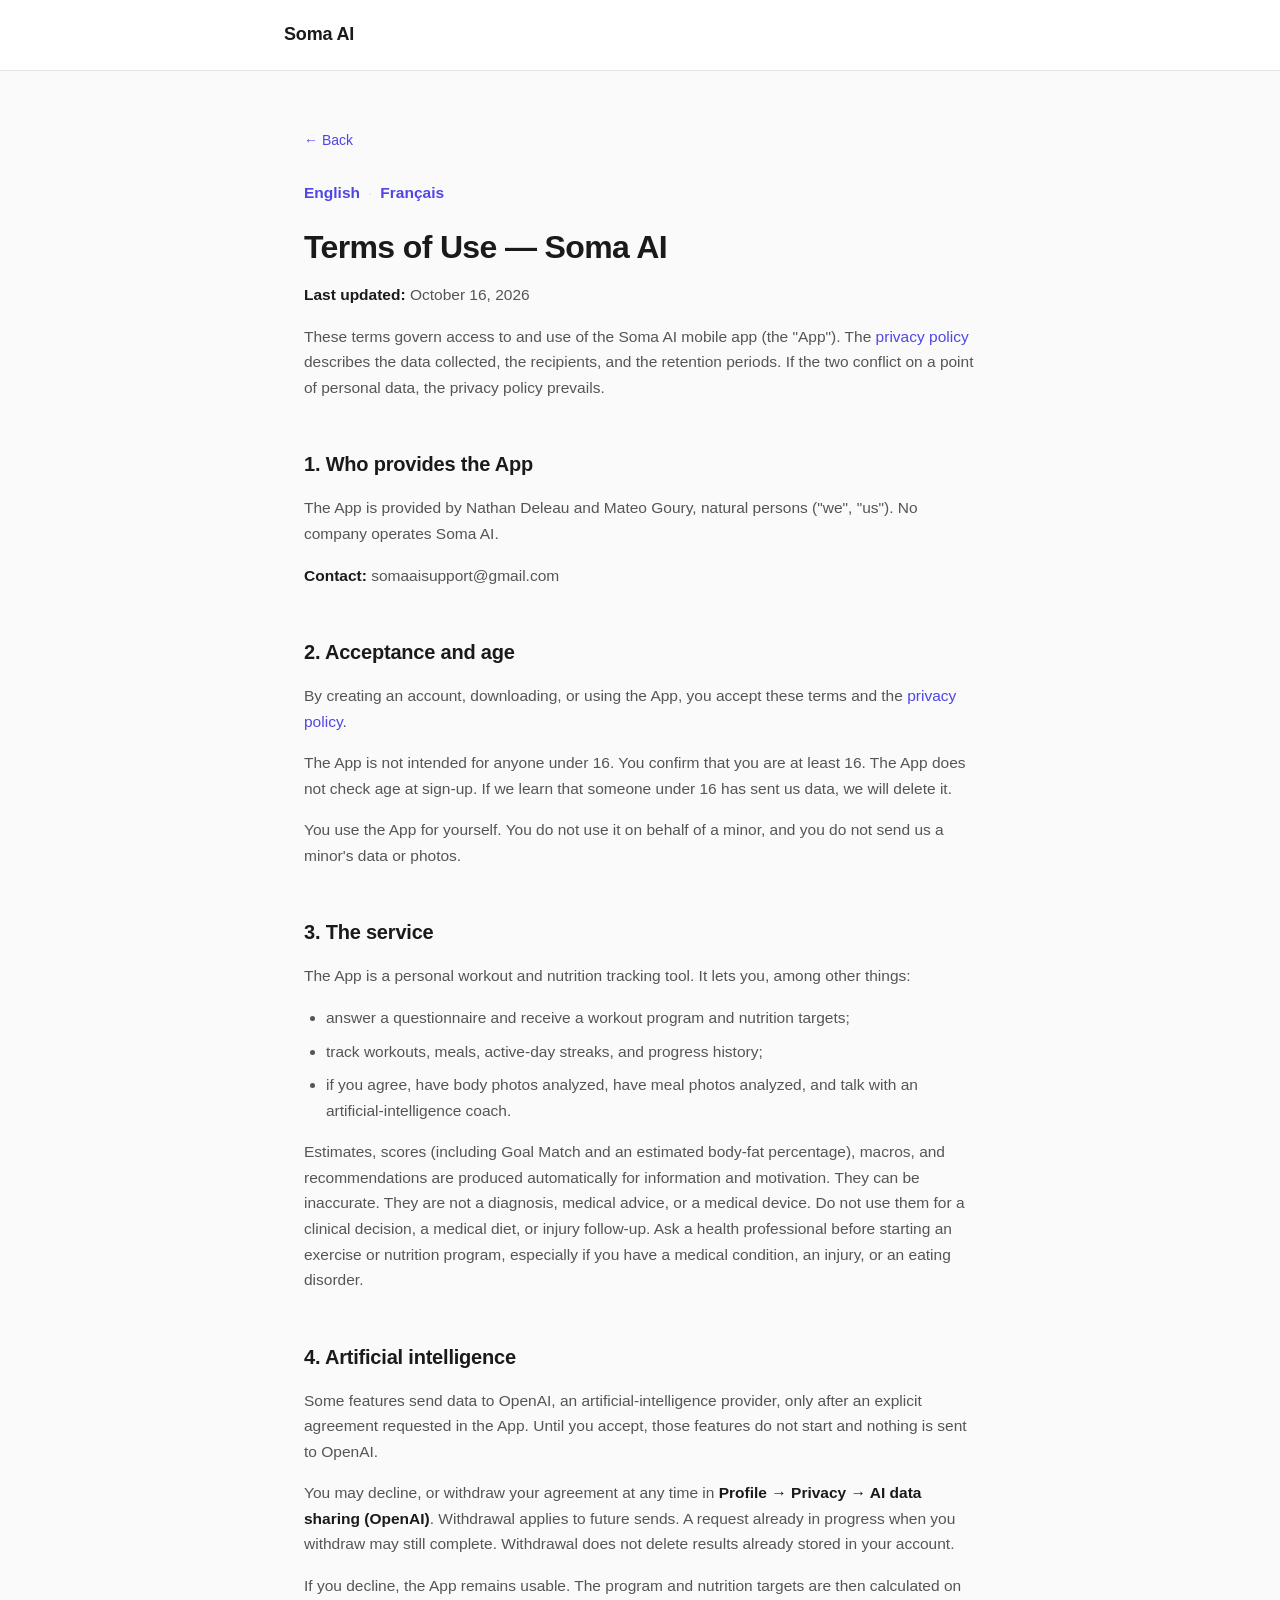
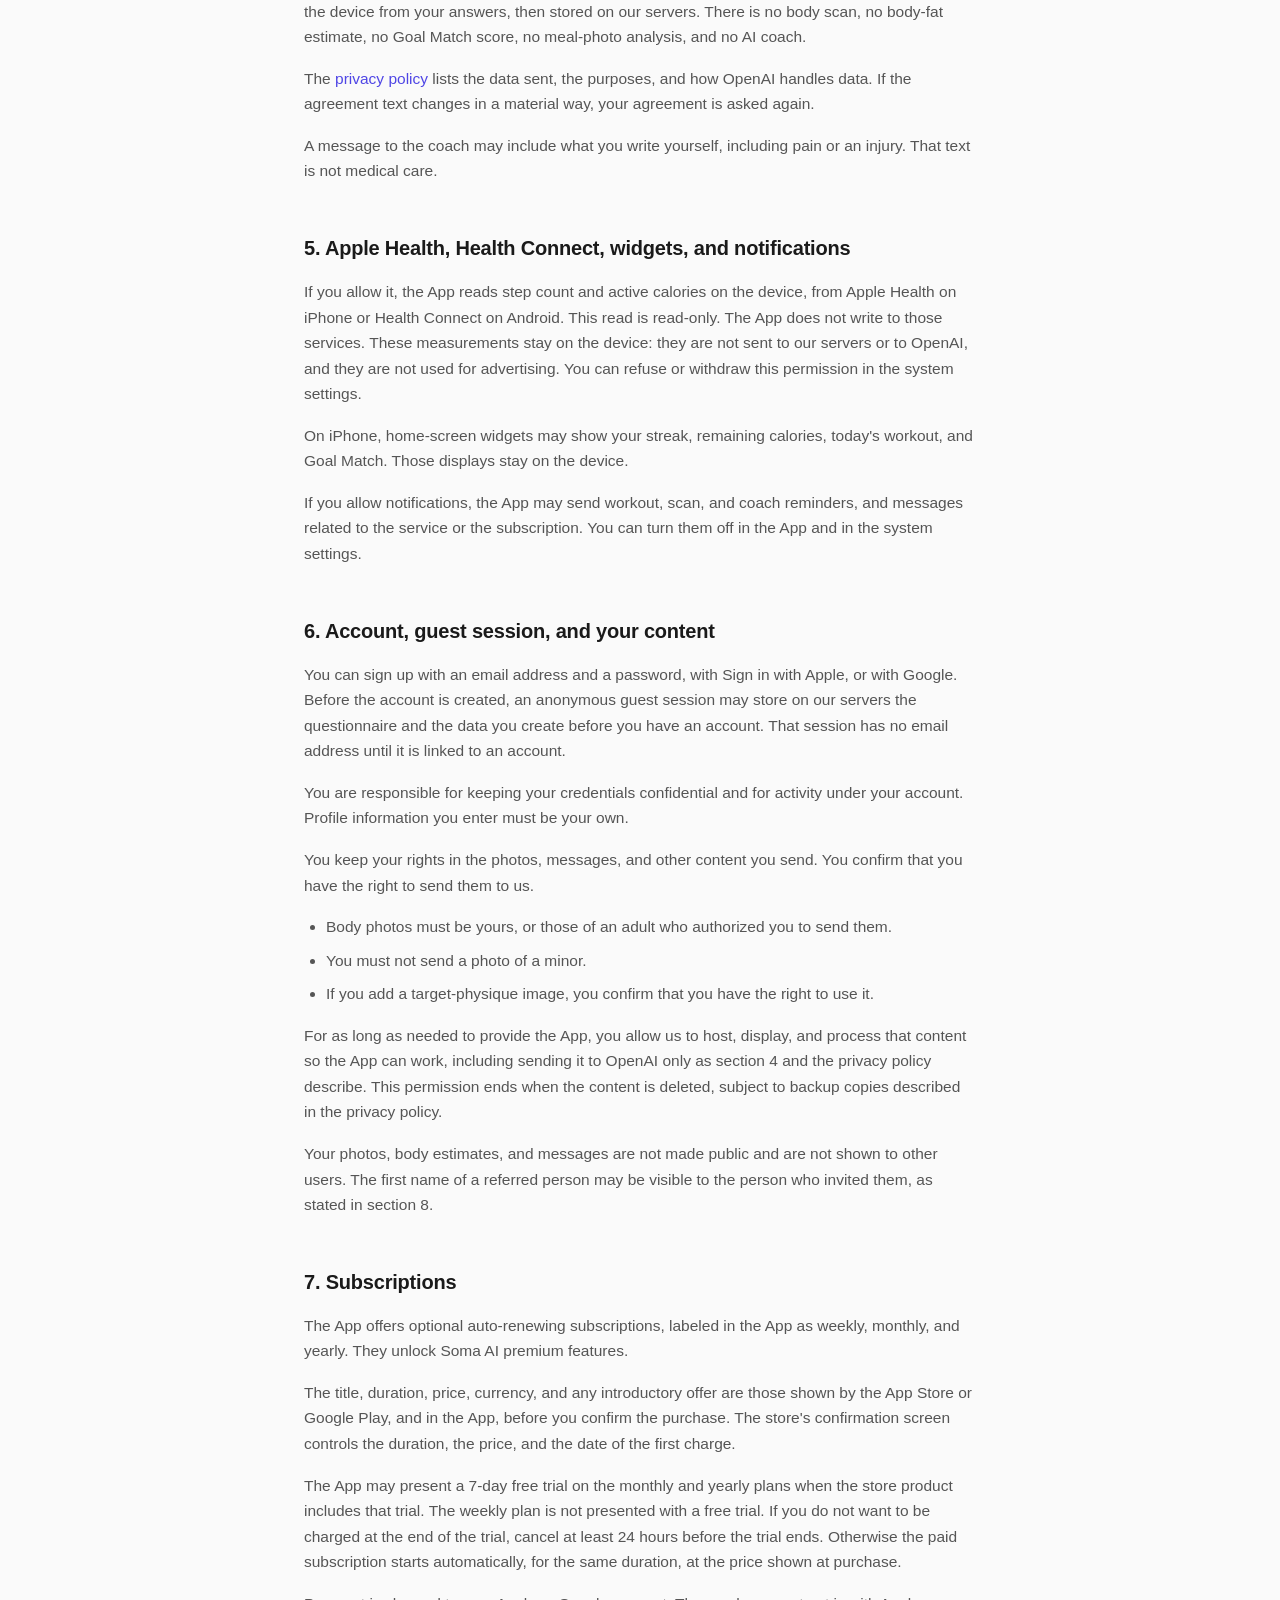
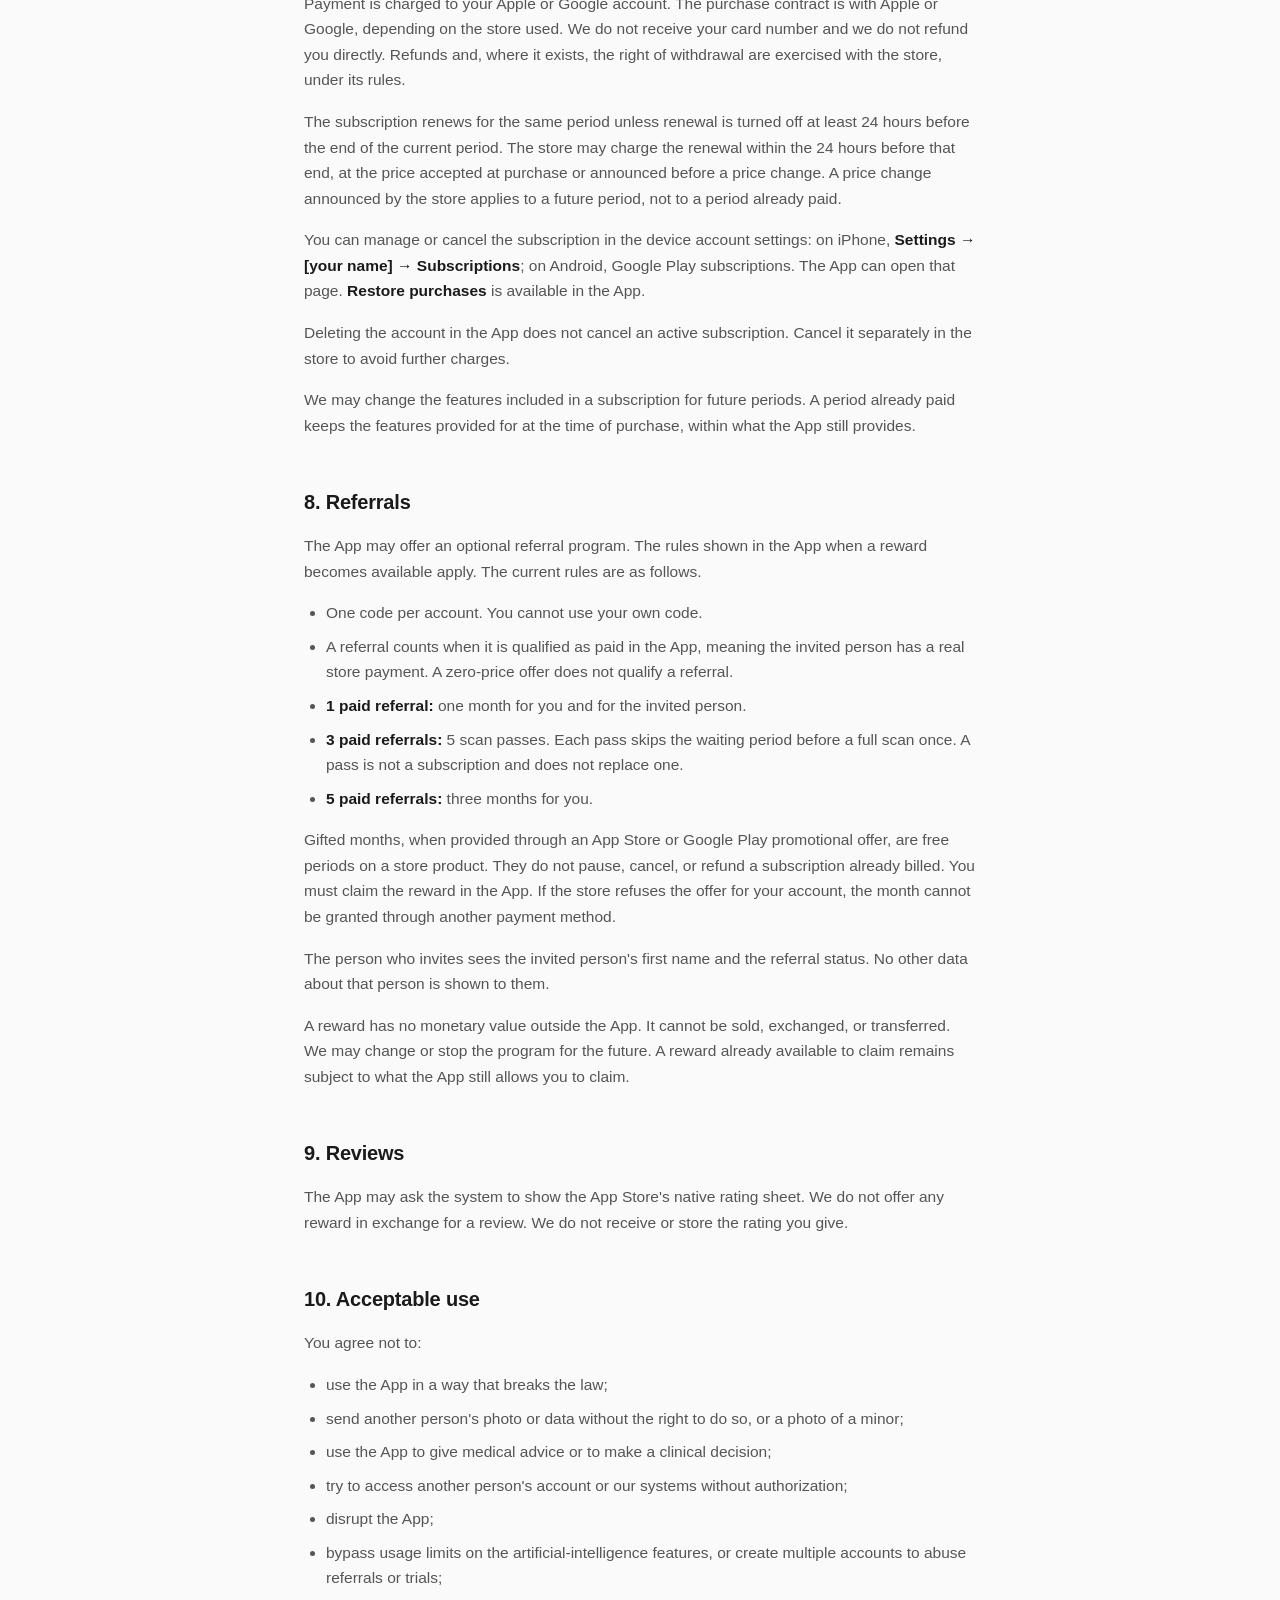
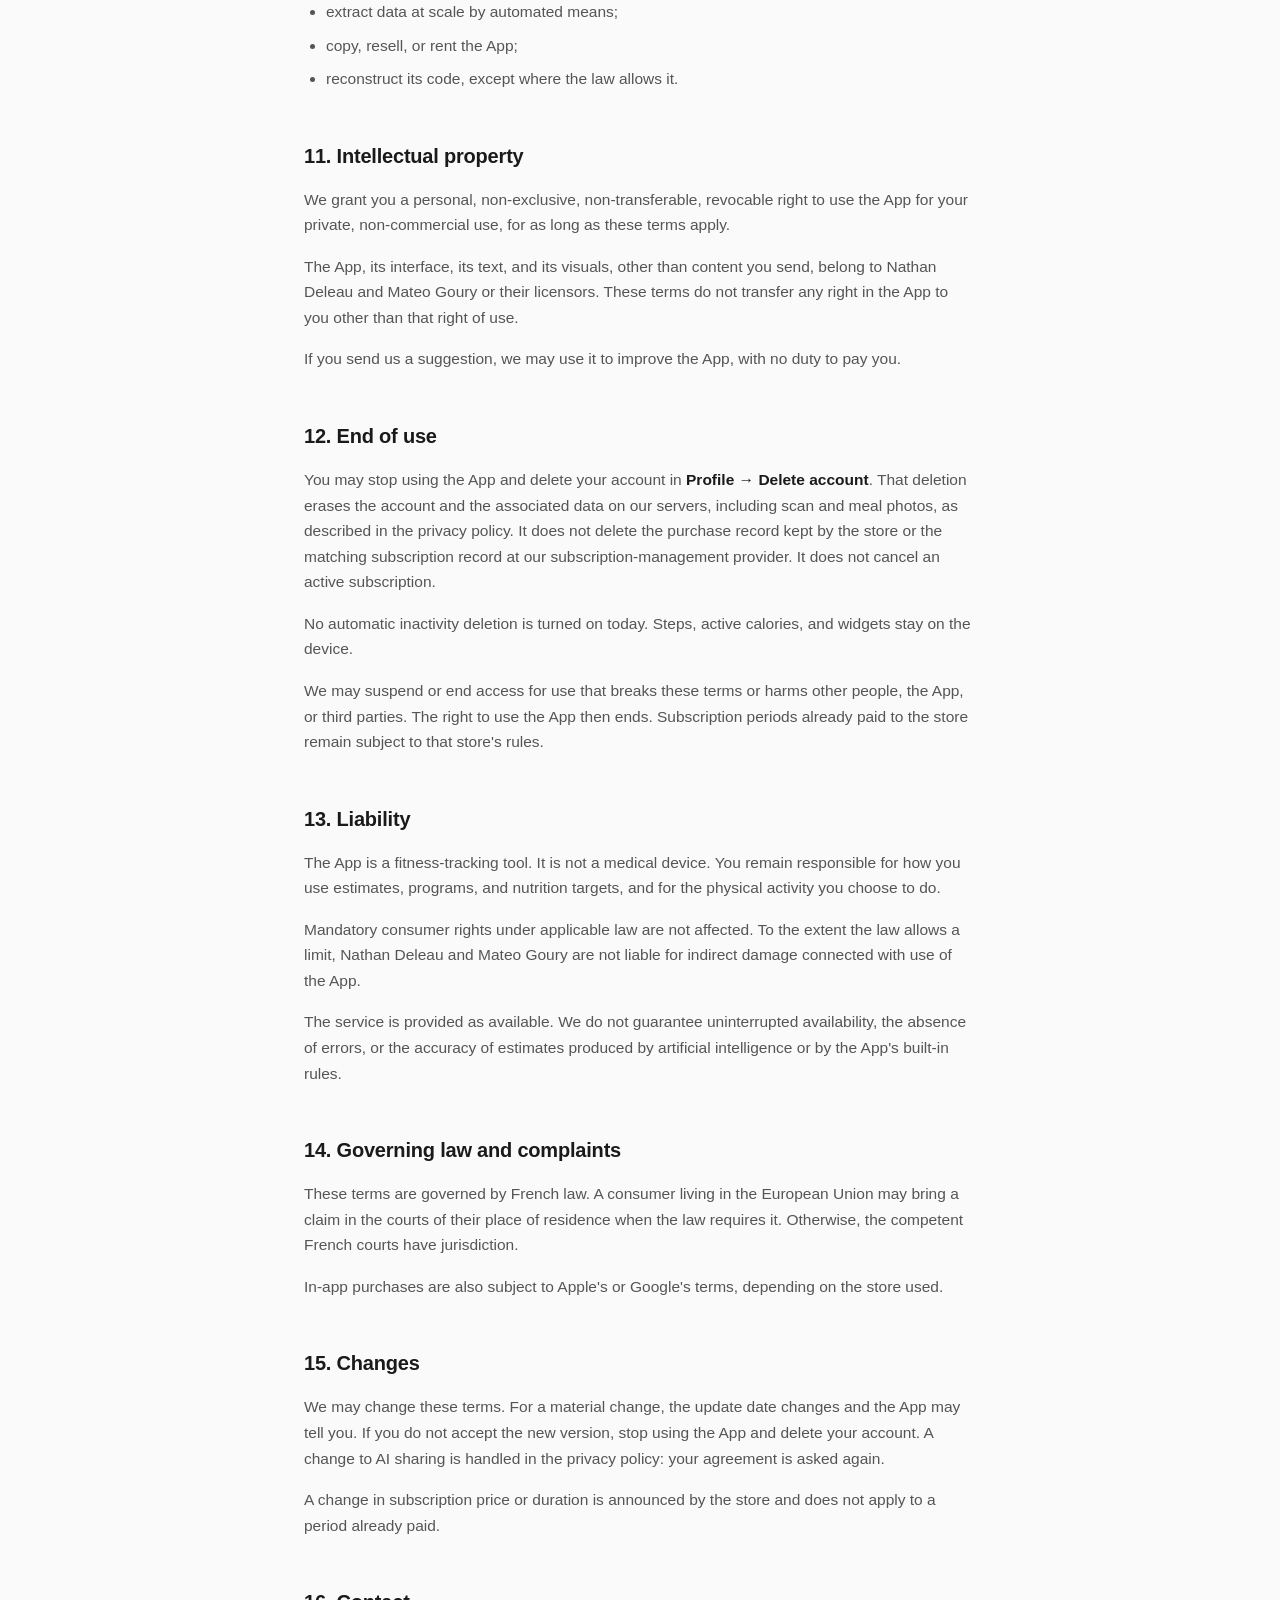
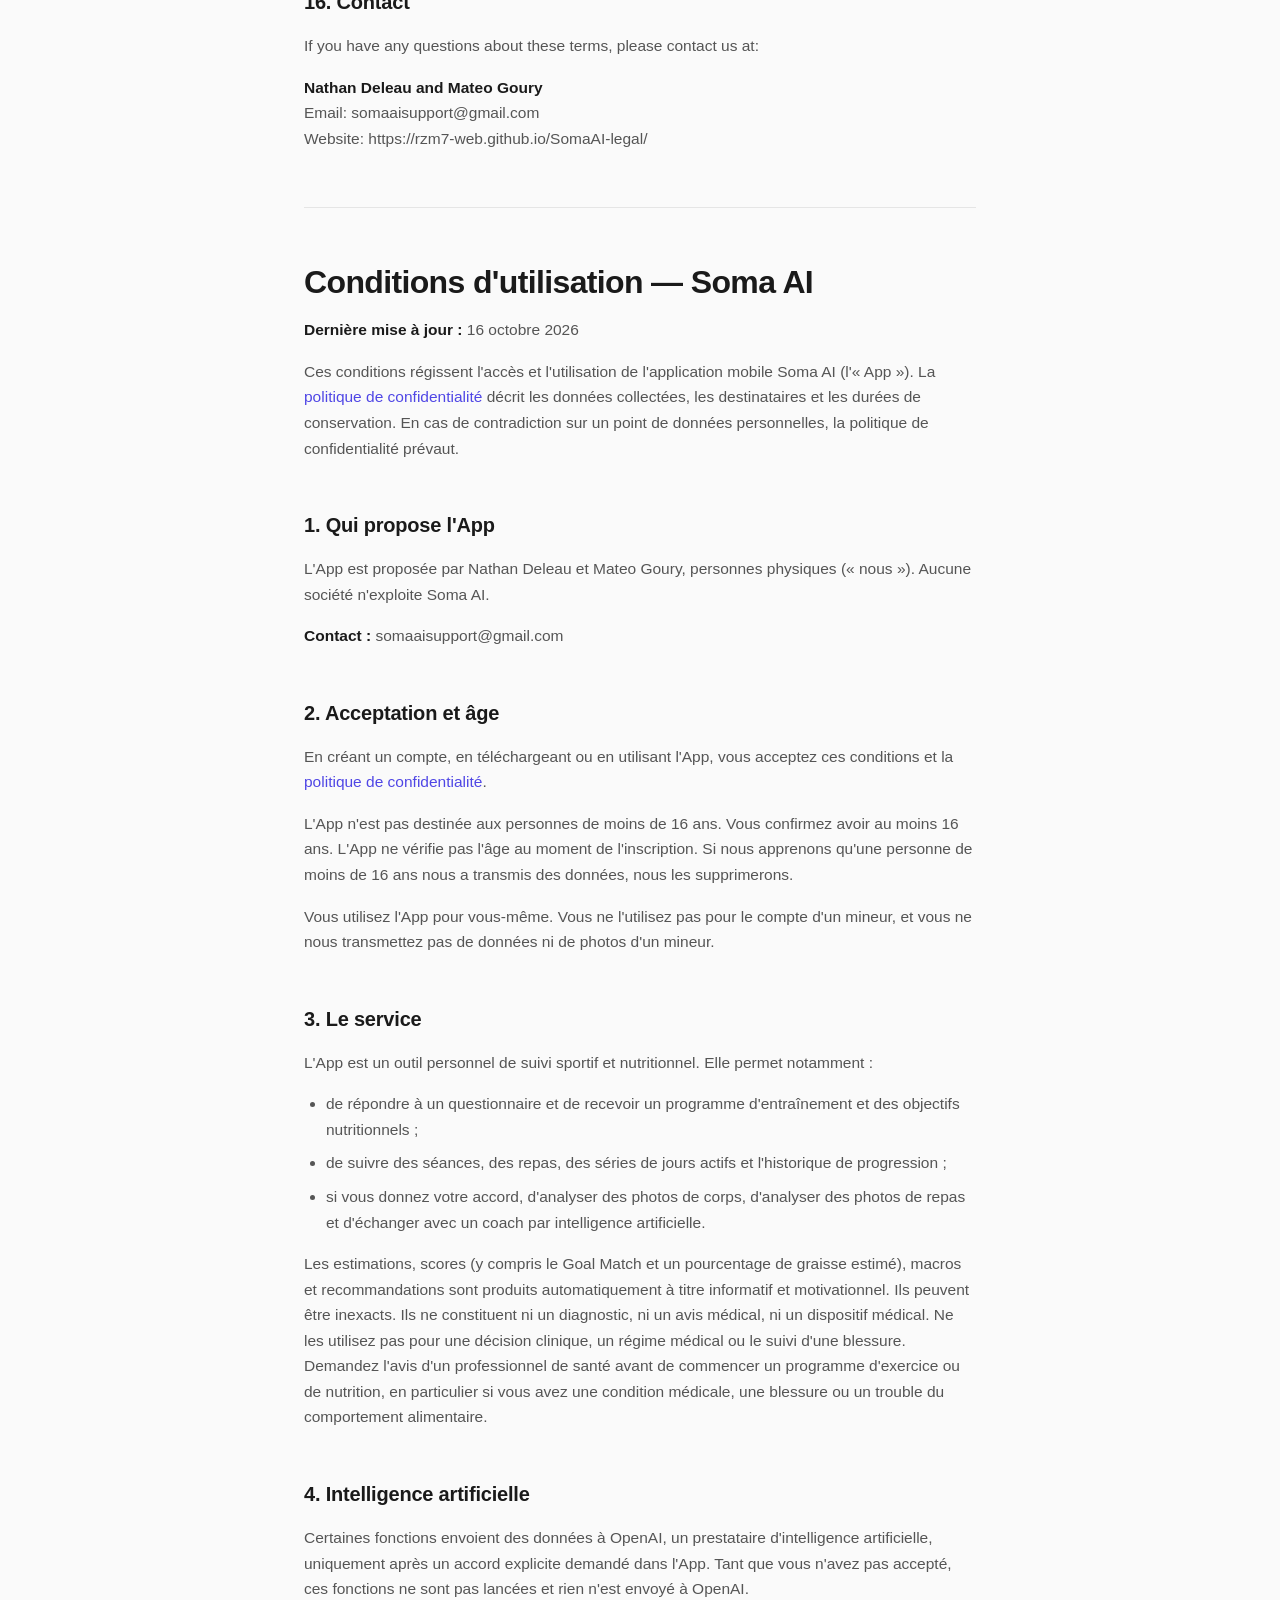
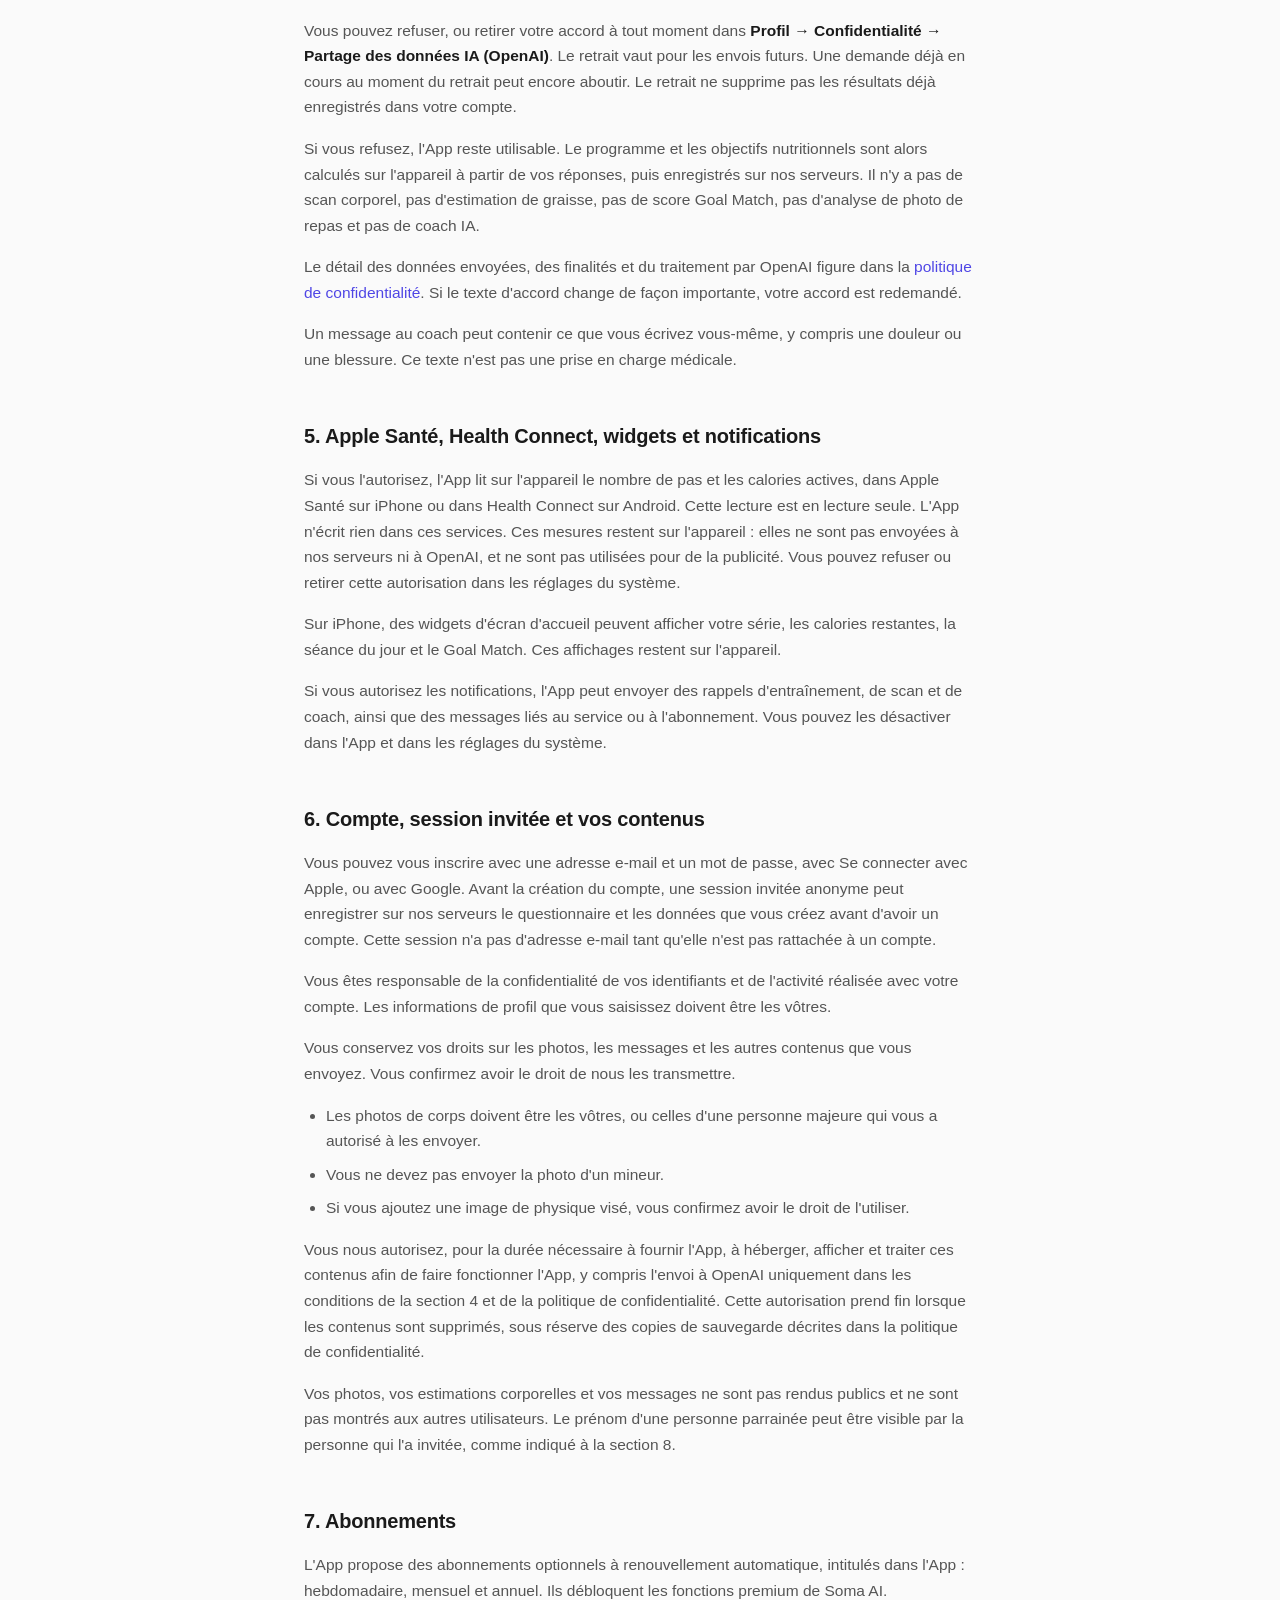
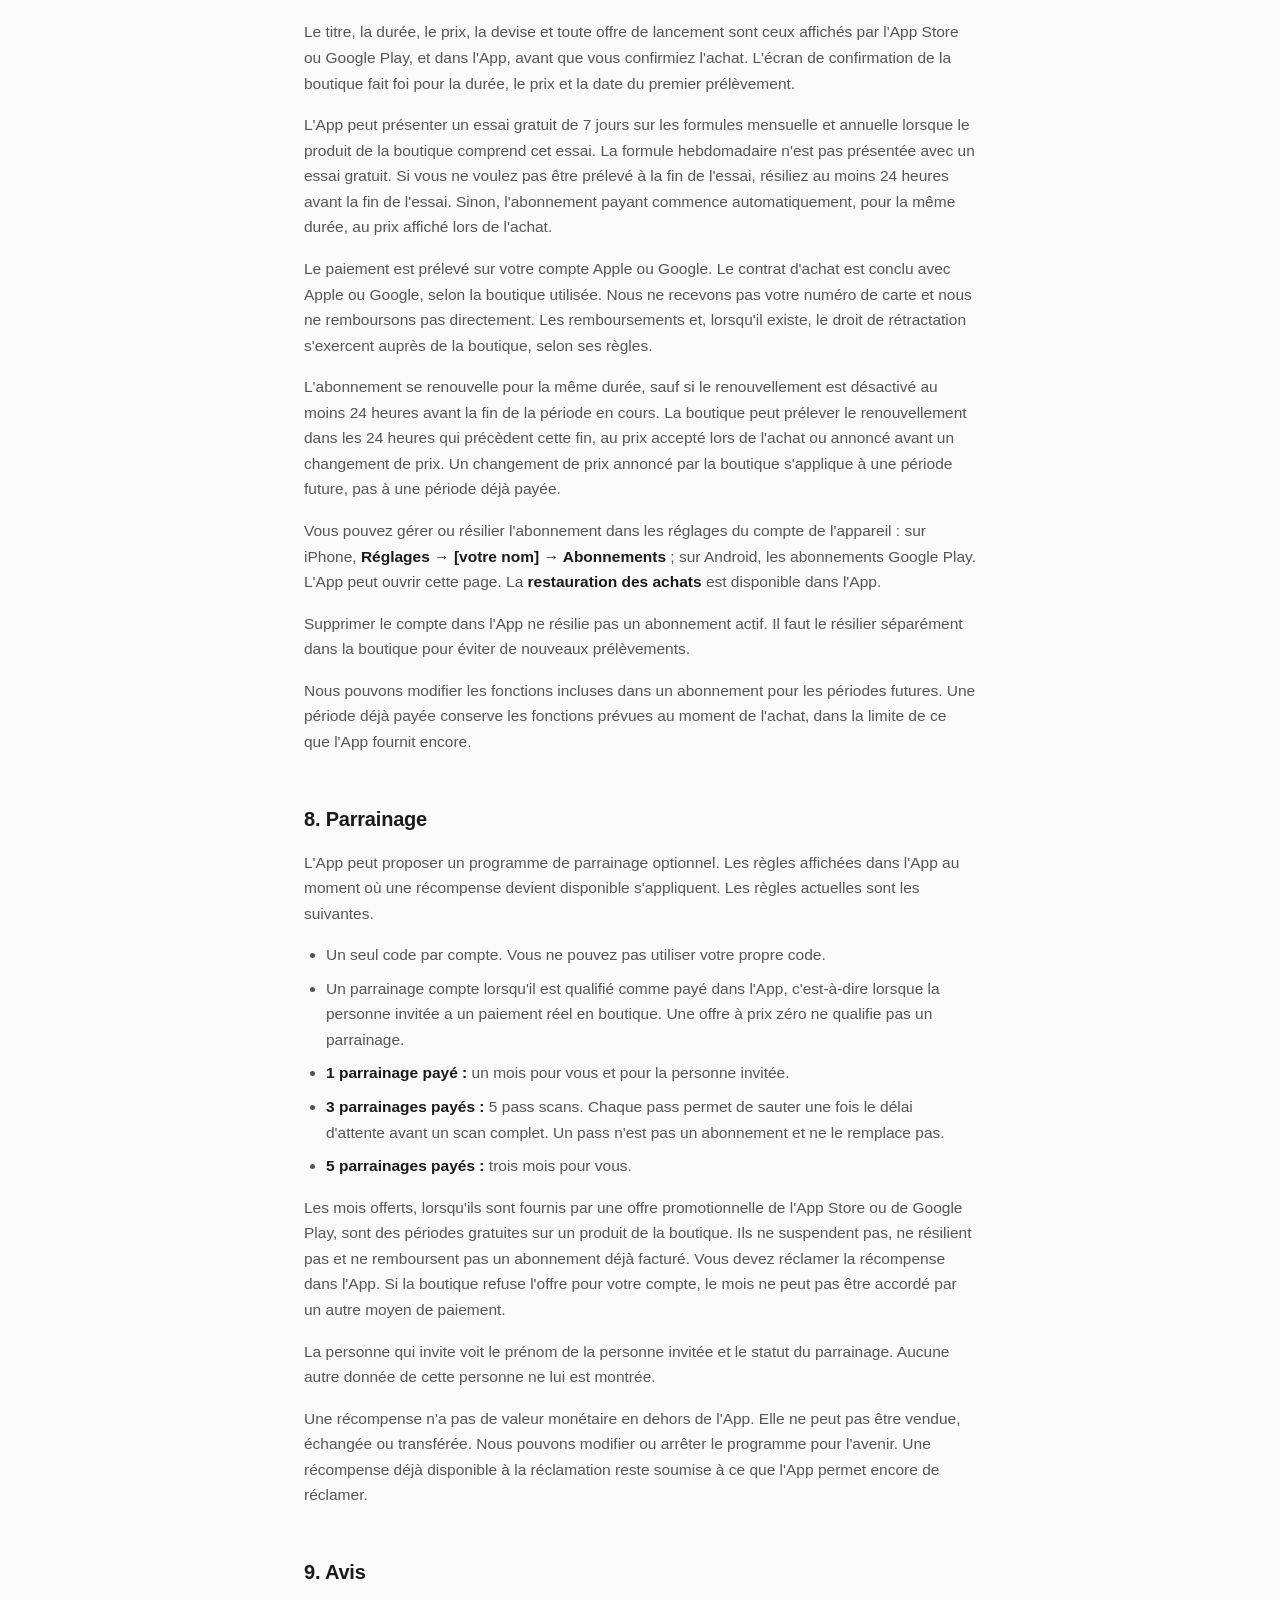
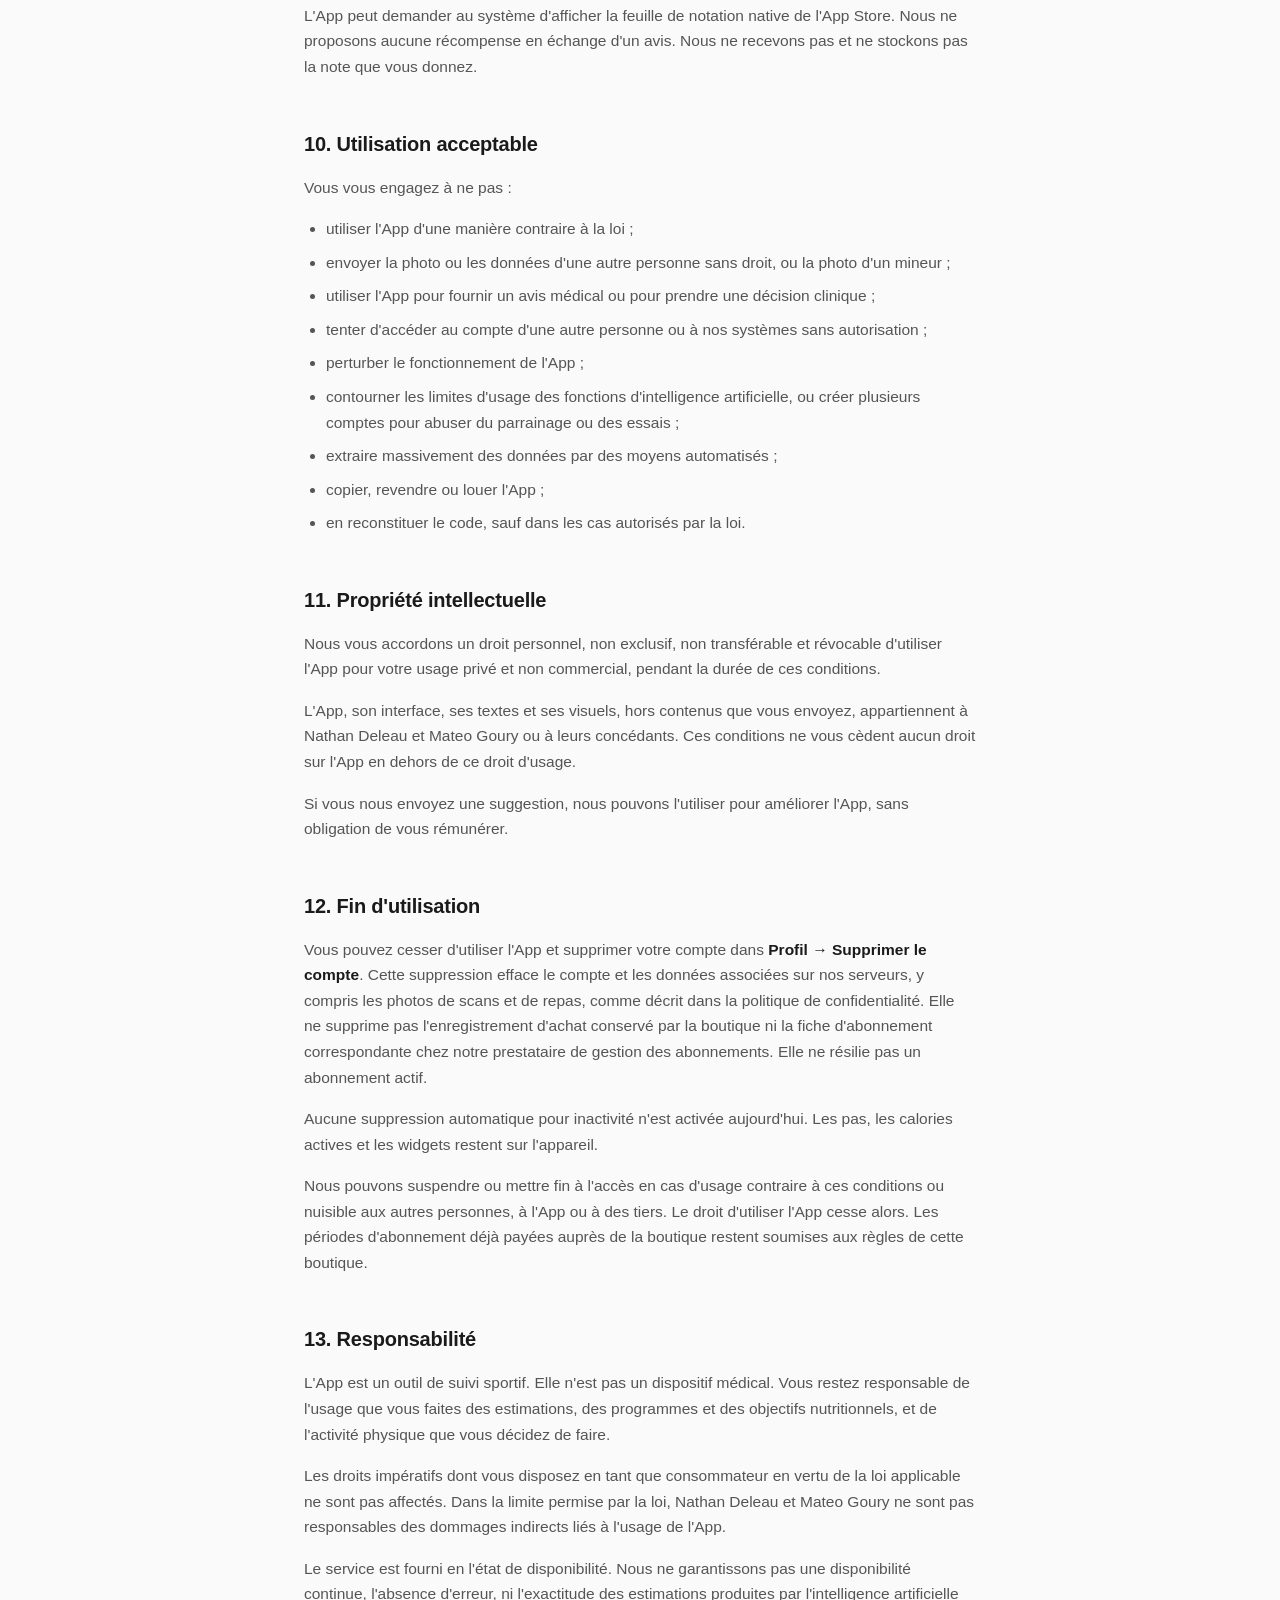
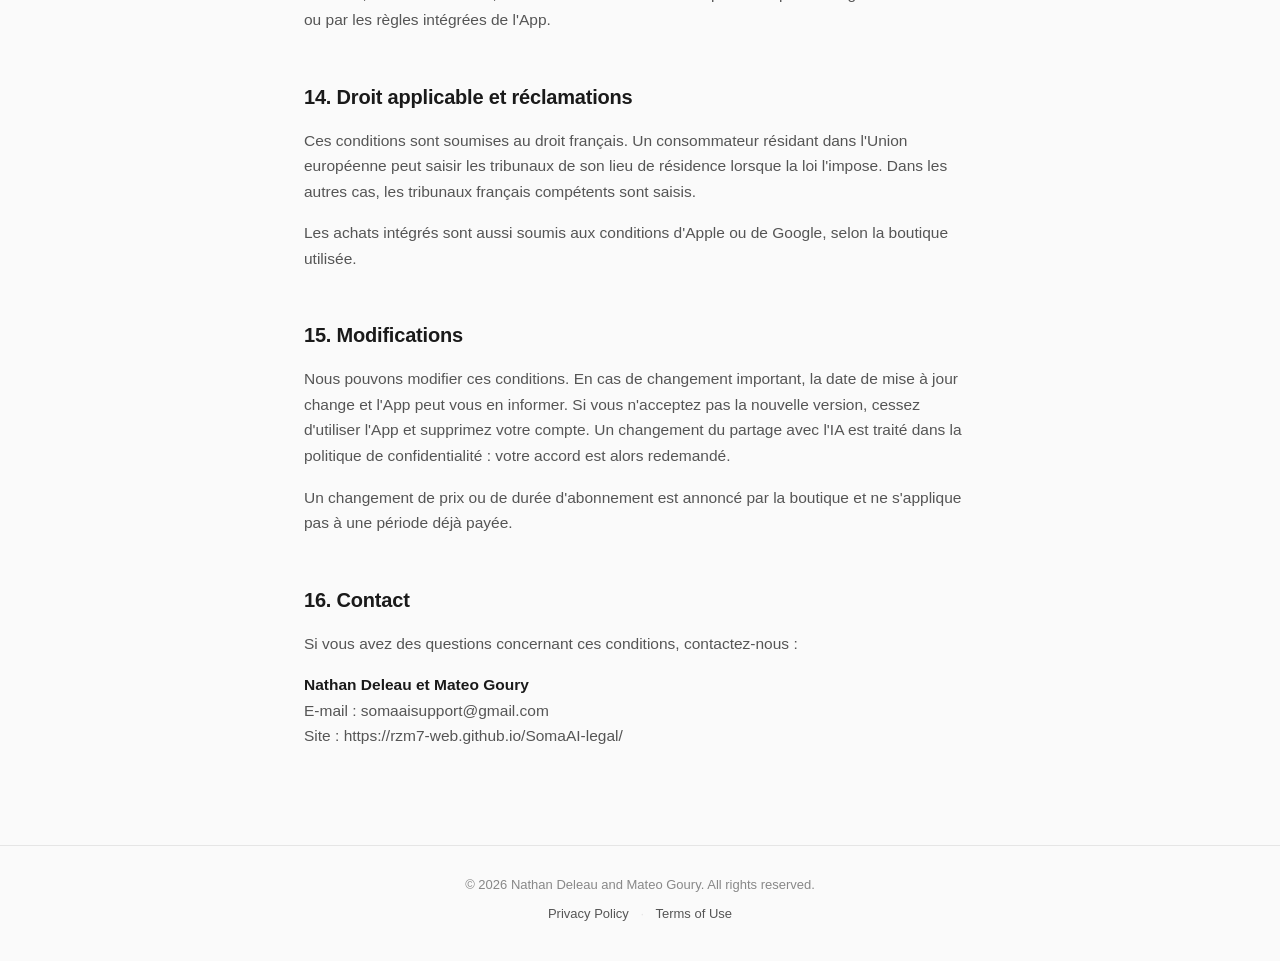
<file: terms-of-use.html>
<!DOCTYPE html>
<html lang="en">
<head>
<meta charset="UTF-8">
<meta name="viewport" content="width=device-width, initial-scale=1.0">
<title>Terms of Use — Soma AI</title>
<link rel="stylesheet" href="style.css">
</head>
<body>

  <header class="site-header">
    <div class="container">
      <a href="index.html" class="brand">Soma AI</a>
    </div>
  </header>

  <main class="container page legal-page">
    <a href="index.html" class="back-link">← Back</a>
    <p class="lang-nav"><a href="#en">English</a><span class="sep">·</span><a href="#fr">Français</a></p>

    <section id="en" lang="en">
    <h1>Terms of Use — Soma AI</h1>
    <p><strong>Last updated:</strong> October 16, 2026</p>
    <p>These terms govern access to and use of the Soma AI mobile app (the &quot;App&quot;). The <a href="https://rzm7-web.github.io/SomaAI-legal/privacy-policy.html">privacy policy</a> describes the data collected, the recipients, and the retention periods. If the two conflict on a point of personal data, the privacy policy prevails.</p>
    <h2>1. Who provides the App</h2>
    <p>The App is provided by Nathan Deleau and Mateo Goury, natural persons (&quot;we&quot;, &quot;us&quot;). No company operates Soma AI.</p>
    <p><strong>Contact:</strong> somaaisupport@gmail.com</p>
    <h2>2. Acceptance and age</h2>
    <p>By creating an account, downloading, or using the App, you accept these terms and the <a href="https://rzm7-web.github.io/SomaAI-legal/privacy-policy.html">privacy policy</a>.</p>
    <p>The App is not intended for anyone under 16. You confirm that you are at least 16. The App does not check age at sign-up. If we learn that someone under 16 has sent us data, we will delete it.</p>
    <p>You use the App for yourself. You do not use it on behalf of a minor, and you do not send us a minor&#x27;s data or photos.</p>
    <h2>3. The service</h2>
    <p>The App is a personal workout and nutrition tracking tool. It lets you, among other things:</p>
    <ul>
    <li>answer a questionnaire and receive a workout program and nutrition targets;</li>
    <li>track workouts, meals, active-day streaks, and progress history;</li>
    <li>if you agree, have body photos analyzed, have meal photos analyzed, and talk with an artificial-intelligence coach.</li>
    </ul>
    <p>Estimates, scores (including Goal Match and an estimated body-fat percentage), macros, and recommendations are produced automatically for information and motivation. They can be inaccurate. They are not a diagnosis, medical advice, or a medical device. Do not use them for a clinical decision, a medical diet, or injury follow-up. Ask a health professional before starting an exercise or nutrition program, especially if you have a medical condition, an injury, or an eating disorder.</p>
    <h2>4. Artificial intelligence</h2>
    <p>Some features send data to OpenAI, an artificial-intelligence provider, only after an explicit agreement requested in the App. Until you accept, those features do not start and nothing is sent to OpenAI.</p>
    <p>You may decline, or withdraw your agreement at any time in <strong>Profile → Privacy → AI data sharing (OpenAI)</strong>. Withdrawal applies to future sends. A request already in progress when you withdraw may still complete. Withdrawal does not delete results already stored in your account.</p>
    <p>If you decline, the App remains usable. The program and nutrition targets are then calculated on the device from your answers, then stored on our servers. There is no body scan, no body-fat estimate, no Goal Match score, no meal-photo analysis, and no AI coach.</p>
    <p>The <a href="https://rzm7-web.github.io/SomaAI-legal/privacy-policy.html">privacy policy</a> lists the data sent, the purposes, and how OpenAI handles data. If the agreement text changes in a material way, your agreement is asked again.</p>
    <p>A message to the coach may include what you write yourself, including pain or an injury. That text is not medical care.</p>
    <h2>5. Apple Health, Health Connect, widgets, and notifications</h2>
    <p>If you allow it, the App reads step count and active calories on the device, from Apple Health on iPhone or Health Connect on Android. This read is read-only. The App does not write to those services. These measurements stay on the device: they are not sent to our servers or to OpenAI, and they are not used for advertising. You can refuse or withdraw this permission in the system settings.</p>
    <p>On iPhone, home-screen widgets may show your streak, remaining calories, today&#x27;s workout, and Goal Match. Those displays stay on the device.</p>
    <p>If you allow notifications, the App may send workout, scan, and coach reminders, and messages related to the service or the subscription. You can turn them off in the App and in the system settings.</p>
    <h2>6. Account, guest session, and your content</h2>
    <p>You can sign up with an email address and a password, with Sign in with Apple, or with Google. Before the account is created, an anonymous guest session may store on our servers the questionnaire and the data you create before you have an account. That session has no email address until it is linked to an account.</p>
    <p>You are responsible for keeping your credentials confidential and for activity under your account. Profile information you enter must be your own.</p>
    <p>You keep your rights in the photos, messages, and other content you send. You confirm that you have the right to send them to us.</p>
    <ul>
    <li>Body photos must be yours, or those of an adult who authorized you to send them.</li>
    <li>You must not send a photo of a minor.</li>
    <li>If you add a target-physique image, you confirm that you have the right to use it.</li>
    </ul>
    <p>For as long as needed to provide the App, you allow us to host, display, and process that content so the App can work, including sending it to OpenAI only as section 4 and the privacy policy describe. This permission ends when the content is deleted, subject to backup copies described in the privacy policy.</p>
    <p>Your photos, body estimates, and messages are not made public and are not shown to other users. The first name of a referred person may be visible to the person who invited them, as stated in section 8.</p>
    <h2>7. Subscriptions</h2>
    <p>The App offers optional auto-renewing subscriptions, labeled in the App as weekly, monthly, and yearly. They unlock Soma AI premium features.</p>
    <p>The title, duration, price, currency, and any introductory offer are those shown by the App Store or Google Play, and in the App, before you confirm the purchase. The store&#x27;s confirmation screen controls the duration, the price, and the date of the first charge.</p>
    <p>The App may present a 7-day free trial on the monthly and yearly plans when the store product includes that trial. The weekly plan is not presented with a free trial. If you do not want to be charged at the end of the trial, cancel at least 24 hours before the trial ends. Otherwise the paid subscription starts automatically, for the same duration, at the price shown at purchase.</p>
    <p>Payment is charged to your Apple or Google account. The purchase contract is with Apple or Google, depending on the store used. We do not receive your card number and we do not refund you directly. Refunds and, where it exists, the right of withdrawal are exercised with the store, under its rules.</p>
    <p>The subscription renews for the same period unless renewal is turned off at least 24 hours before the end of the current period. The store may charge the renewal within the 24 hours before that end, at the price accepted at purchase or announced before a price change. A price change announced by the store applies to a future period, not to a period already paid.</p>
    <p>You can manage or cancel the subscription in the device account settings: on iPhone, <strong>Settings → [your name] → Subscriptions</strong>; on Android, Google Play subscriptions. The App can open that page. <strong>Restore purchases</strong> is available in the App.</p>
    <p>Deleting the account in the App does not cancel an active subscription. Cancel it separately in the store to avoid further charges.</p>
    <p>We may change the features included in a subscription for future periods. A period already paid keeps the features provided for at the time of purchase, within what the App still provides.</p>
    <h2>8. Referrals</h2>
    <p>The App may offer an optional referral program. The rules shown in the App when a reward becomes available apply. The current rules are as follows.</p>
    <ul>
    <li>One code per account. You cannot use your own code.</li>
    <li>A referral counts when it is qualified as paid in the App, meaning the invited person has a real store payment. A zero-price offer does not qualify a referral.</li>
    <li><strong>1 paid referral:</strong> one month for you and for the invited person.</li>
    <li><strong>3 paid referrals:</strong> 5 scan passes. Each pass skips the waiting period before a full scan once. A pass is not a subscription and does not replace one.</li>
    <li><strong>5 paid referrals:</strong> three months for you.</li>
    </ul>
    <p>Gifted months, when provided through an App Store or Google Play promotional offer, are free periods on a store product. They do not pause, cancel, or refund a subscription already billed. You must claim the reward in the App. If the store refuses the offer for your account, the month cannot be granted through another payment method.</p>
    <p>The person who invites sees the invited person&#x27;s first name and the referral status. No other data about that person is shown to them.</p>
    <p>A reward has no monetary value outside the App. It cannot be sold, exchanged, or transferred. We may change or stop the program for the future. A reward already available to claim remains subject to what the App still allows you to claim.</p>
    <h2>9. Reviews</h2>
    <p>The App may ask the system to show the App Store&#x27;s native rating sheet. We do not offer any reward in exchange for a review. We do not receive or store the rating you give.</p>
    <h2>10. Acceptable use</h2>
    <p>You agree not to:</p>
    <ul>
    <li>use the App in a way that breaks the law;</li>
    <li>send another person&#x27;s photo or data without the right to do so, or a photo of a minor;</li>
    <li>use the App to give medical advice or to make a clinical decision;</li>
    <li>try to access another person&#x27;s account or our systems without authorization;</li>
    <li>disrupt the App;</li>
    <li>bypass usage limits on the artificial-intelligence features, or create multiple accounts to abuse referrals or trials;</li>
    <li>extract data at scale by automated means;</li>
    <li>copy, resell, or rent the App;</li>
    <li>reconstruct its code, except where the law allows it.</li>
    </ul>
    <h2>11. Intellectual property</h2>
    <p>We grant you a personal, non-exclusive, non-transferable, revocable right to use the App for your private, non-commercial use, for as long as these terms apply.</p>
    <p>The App, its interface, its text, and its visuals, other than content you send, belong to Nathan Deleau and Mateo Goury or their licensors. These terms do not transfer any right in the App to you other than that right of use.</p>
    <p>If you send us a suggestion, we may use it to improve the App, with no duty to pay you.</p>
    <h2>12. End of use</h2>
    <p>You may stop using the App and delete your account in <strong>Profile → Delete account</strong>. That deletion erases the account and the associated data on our servers, including scan and meal photos, as described in the privacy policy. It does not delete the purchase record kept by the store or the matching subscription record at our subscription-management provider. It does not cancel an active subscription.</p>
    <p>No automatic inactivity deletion is turned on today. Steps, active calories, and widgets stay on the device.</p>
    <p>We may suspend or end access for use that breaks these terms or harms other people, the App, or third parties. The right to use the App then ends. Subscription periods already paid to the store remain subject to that store&#x27;s rules.</p>
    <h2>13. Liability</h2>
    <p>The App is a fitness-tracking tool. It is not a medical device. You remain responsible for how you use estimates, programs, and nutrition targets, and for the physical activity you choose to do.</p>
    <p>Mandatory consumer rights under applicable law are not affected. To the extent the law allows a limit, Nathan Deleau and Mateo Goury are not liable for indirect damage connected with use of the App.</p>
    <p>The service is provided as available. We do not guarantee uninterrupted availability, the absence of errors, or the accuracy of estimates produced by artificial intelligence or by the App&#x27;s built-in rules.</p>
    <h2>14. Governing law and complaints</h2>
    <p>These terms are governed by French law. A consumer living in the European Union may bring a claim in the courts of their place of residence when the law requires it. Otherwise, the competent French courts have jurisdiction.</p>
    <p>In-app purchases are also subject to Apple&#x27;s or Google&#x27;s terms, depending on the store used.</p>
    <h2>15. Changes</h2>
    <p>We may change these terms. For a material change, the update date changes and the App may tell you. If you do not accept the new version, stop using the App and delete your account. A change to AI sharing is handled in the privacy policy: your agreement is asked again.</p>
    <p>A change in subscription price or duration is announced by the store and does not apply to a period already paid.</p>
    <h2>16. Contact</h2>
    <p>If you have any questions about these terms, please contact us at:</p>
    <p><strong>Nathan Deleau and Mateo Goury</strong><br>
        Email: somaaisupport@gmail.com<br>
        Website: https://rzm7-web.github.io/SomaAI-legal/</p>
    </section>

    <section id="fr" lang="fr">
    <h1>Conditions d&#x27;utilisation — Soma AI</h1>
    <p><strong>Dernière mise à jour :</strong> 16 octobre 2026</p>
    <p>Ces conditions régissent l&#x27;accès et l&#x27;utilisation de l&#x27;application mobile Soma AI (l&#x27;« App »). La <a href="https://rzm7-web.github.io/SomaAI-legal/privacy-policy.html">politique de confidentialité</a> décrit les données collectées, les destinataires et les durées de conservation. En cas de contradiction sur un point de données personnelles, la politique de confidentialité prévaut.</p>
    <h2>1. Qui propose l&#x27;App</h2>
    <p>L&#x27;App est proposée par Nathan Deleau et Mateo Goury, personnes physiques (« nous »). Aucune société n&#x27;exploite Soma AI.</p>
    <p><strong>Contact :</strong> somaaisupport@gmail.com</p>
    <h2>2. Acceptation et âge</h2>
    <p>En créant un compte, en téléchargeant ou en utilisant l&#x27;App, vous acceptez ces conditions et la <a href="https://rzm7-web.github.io/SomaAI-legal/privacy-policy.html">politique de confidentialité</a>.</p>
    <p>L&#x27;App n&#x27;est pas destinée aux personnes de moins de 16 ans. Vous confirmez avoir au moins 16 ans. L&#x27;App ne vérifie pas l&#x27;âge au moment de l&#x27;inscription. Si nous apprenons qu&#x27;une personne de moins de 16 ans nous a transmis des données, nous les supprimerons.</p>
    <p>Vous utilisez l&#x27;App pour vous-même. Vous ne l&#x27;utilisez pas pour le compte d&#x27;un mineur, et vous ne nous transmettez pas de données ni de photos d&#x27;un mineur.</p>
    <h2>3. Le service</h2>
    <p>L&#x27;App est un outil personnel de suivi sportif et nutritionnel. Elle permet notamment :</p>
    <ul>
    <li>de répondre à un questionnaire et de recevoir un programme d&#x27;entraînement et des objectifs nutritionnels ;</li>
    <li>de suivre des séances, des repas, des séries de jours actifs et l&#x27;historique de progression ;</li>
    <li>si vous donnez votre accord, d&#x27;analyser des photos de corps, d&#x27;analyser des photos de repas et d&#x27;échanger avec un coach par intelligence artificielle.</li>
    </ul>
    <p>Les estimations, scores (y compris le Goal Match et un pourcentage de graisse estimé), macros et recommandations sont produits automatiquement à titre informatif et motivationnel. Ils peuvent être inexacts. Ils ne constituent ni un diagnostic, ni un avis médical, ni un dispositif médical. Ne les utilisez pas pour une décision clinique, un régime médical ou le suivi d&#x27;une blessure. Demandez l&#x27;avis d&#x27;un professionnel de santé avant de commencer un programme d&#x27;exercice ou de nutrition, en particulier si vous avez une condition médicale, une blessure ou un trouble du comportement alimentaire.</p>
    <h2>4. Intelligence artificielle</h2>
    <p>Certaines fonctions envoient des données à OpenAI, un prestataire d&#x27;intelligence artificielle, uniquement après un accord explicite demandé dans l&#x27;App. Tant que vous n&#x27;avez pas accepté, ces fonctions ne sont pas lancées et rien n&#x27;est envoyé à OpenAI.</p>
    <p>Vous pouvez refuser, ou retirer votre accord à tout moment dans <strong>Profil → Confidentialité → Partage des données IA (OpenAI)</strong>. Le retrait vaut pour les envois futurs. Une demande déjà en cours au moment du retrait peut encore aboutir. Le retrait ne supprime pas les résultats déjà enregistrés dans votre compte.</p>
    <p>Si vous refusez, l&#x27;App reste utilisable. Le programme et les objectifs nutritionnels sont alors calculés sur l&#x27;appareil à partir de vos réponses, puis enregistrés sur nos serveurs. Il n&#x27;y a pas de scan corporel, pas d&#x27;estimation de graisse, pas de score Goal Match, pas d&#x27;analyse de photo de repas et pas de coach IA.</p>
    <p>Le détail des données envoyées, des finalités et du traitement par OpenAI figure dans la <a href="https://rzm7-web.github.io/SomaAI-legal/privacy-policy.html">politique de confidentialité</a>. Si le texte d&#x27;accord change de façon importante, votre accord est redemandé.</p>
    <p>Un message au coach peut contenir ce que vous écrivez vous-même, y compris une douleur ou une blessure. Ce texte n&#x27;est pas une prise en charge médicale.</p>
    <h2>5. Apple Santé, Health Connect, widgets et notifications</h2>
    <p>Si vous l&#x27;autorisez, l&#x27;App lit sur l&#x27;appareil le nombre de pas et les calories actives, dans Apple Santé sur iPhone ou dans Health Connect sur Android. Cette lecture est en lecture seule. L&#x27;App n&#x27;écrit rien dans ces services. Ces mesures restent sur l&#x27;appareil : elles ne sont pas envoyées à nos serveurs ni à OpenAI, et ne sont pas utilisées pour de la publicité. Vous pouvez refuser ou retirer cette autorisation dans les réglages du système.</p>
    <p>Sur iPhone, des widgets d&#x27;écran d&#x27;accueil peuvent afficher votre série, les calories restantes, la séance du jour et le Goal Match. Ces affichages restent sur l&#x27;appareil.</p>
    <p>Si vous autorisez les notifications, l&#x27;App peut envoyer des rappels d&#x27;entraînement, de scan et de coach, ainsi que des messages liés au service ou à l&#x27;abonnement. Vous pouvez les désactiver dans l&#x27;App et dans les réglages du système.</p>
    <h2>6. Compte, session invitée et vos contenus</h2>
    <p>Vous pouvez vous inscrire avec une adresse e-mail et un mot de passe, avec Se connecter avec Apple, ou avec Google. Avant la création du compte, une session invitée anonyme peut enregistrer sur nos serveurs le questionnaire et les données que vous créez avant d&#x27;avoir un compte. Cette session n&#x27;a pas d&#x27;adresse e-mail tant qu&#x27;elle n&#x27;est pas rattachée à un compte.</p>
    <p>Vous êtes responsable de la confidentialité de vos identifiants et de l&#x27;activité réalisée avec votre compte. Les informations de profil que vous saisissez doivent être les vôtres.</p>
    <p>Vous conservez vos droits sur les photos, les messages et les autres contenus que vous envoyez. Vous confirmez avoir le droit de nous les transmettre.</p>
    <ul>
    <li>Les photos de corps doivent être les vôtres, ou celles d&#x27;une personne majeure qui vous a autorisé à les envoyer.</li>
    <li>Vous ne devez pas envoyer la photo d&#x27;un mineur.</li>
    <li>Si vous ajoutez une image de physique visé, vous confirmez avoir le droit de l&#x27;utiliser.</li>
    </ul>
    <p>Vous nous autorisez, pour la durée nécessaire à fournir l&#x27;App, à héberger, afficher et traiter ces contenus afin de faire fonctionner l&#x27;App, y compris l&#x27;envoi à OpenAI uniquement dans les conditions de la section 4 et de la politique de confidentialité. Cette autorisation prend fin lorsque les contenus sont supprimés, sous réserve des copies de sauvegarde décrites dans la politique de confidentialité.</p>
    <p>Vos photos, vos estimations corporelles et vos messages ne sont pas rendus publics et ne sont pas montrés aux autres utilisateurs. Le prénom d&#x27;une personne parrainée peut être visible par la personne qui l&#x27;a invitée, comme indiqué à la section 8.</p>
    <h2>7. Abonnements</h2>
    <p>L&#x27;App propose des abonnements optionnels à renouvellement automatique, intitulés dans l&#x27;App : hebdomadaire, mensuel et annuel. Ils débloquent les fonctions premium de Soma AI.</p>
    <p>Le titre, la durée, le prix, la devise et toute offre de lancement sont ceux affichés par l&#x27;App Store ou Google Play, et dans l&#x27;App, avant que vous confirmiez l&#x27;achat. L&#x27;écran de confirmation de la boutique fait foi pour la durée, le prix et la date du premier prélèvement.</p>
    <p>L&#x27;App peut présenter un essai gratuit de 7 jours sur les formules mensuelle et annuelle lorsque le produit de la boutique comprend cet essai. La formule hebdomadaire n&#x27;est pas présentée avec un essai gratuit. Si vous ne voulez pas être prélevé à la fin de l&#x27;essai, résiliez au moins 24 heures avant la fin de l&#x27;essai. Sinon, l&#x27;abonnement payant commence automatiquement, pour la même durée, au prix affiché lors de l&#x27;achat.</p>
    <p>Le paiement est prélevé sur votre compte Apple ou Google. Le contrat d&#x27;achat est conclu avec Apple ou Google, selon la boutique utilisée. Nous ne recevons pas votre numéro de carte et nous ne remboursons pas directement. Les remboursements et, lorsqu&#x27;il existe, le droit de rétractation s&#x27;exercent auprès de la boutique, selon ses règles.</p>
    <p>L&#x27;abonnement se renouvelle pour la même durée, sauf si le renouvellement est désactivé au moins 24 heures avant la fin de la période en cours. La boutique peut prélever le renouvellement dans les 24 heures qui précèdent cette fin, au prix accepté lors de l&#x27;achat ou annoncé avant un changement de prix. Un changement de prix annoncé par la boutique s&#x27;applique à une période future, pas à une période déjà payée.</p>
    <p>Vous pouvez gérer ou résilier l&#x27;abonnement dans les réglages du compte de l&#x27;appareil : sur iPhone, <strong>Réglages → [votre nom] → Abonnements</strong> ; sur Android, les abonnements Google Play. L&#x27;App peut ouvrir cette page. La <strong>restauration des achats</strong> est disponible dans l&#x27;App.</p>
    <p>Supprimer le compte dans l&#x27;App ne résilie pas un abonnement actif. Il faut le résilier séparément dans la boutique pour éviter de nouveaux prélèvements.</p>
    <p>Nous pouvons modifier les fonctions incluses dans un abonnement pour les périodes futures. Une période déjà payée conserve les fonctions prévues au moment de l&#x27;achat, dans la limite de ce que l&#x27;App fournit encore.</p>
    <h2>8. Parrainage</h2>
    <p>L&#x27;App peut proposer un programme de parrainage optionnel. Les règles affichées dans l&#x27;App au moment où une récompense devient disponible s&#x27;appliquent. Les règles actuelles sont les suivantes.</p>
    <ul>
    <li>Un seul code par compte. Vous ne pouvez pas utiliser votre propre code.</li>
    <li>Un parrainage compte lorsqu&#x27;il est qualifié comme payé dans l&#x27;App, c&#x27;est-à-dire lorsque la personne invitée a un paiement réel en boutique. Une offre à prix zéro ne qualifie pas un parrainage.</li>
    <li><strong>1 parrainage payé :</strong> un mois pour vous et pour la personne invitée.</li>
    <li><strong>3 parrainages payés :</strong> 5 pass scans. Chaque pass permet de sauter une fois le délai d&#x27;attente avant un scan complet. Un pass n&#x27;est pas un abonnement et ne le remplace pas.</li>
    <li><strong>5 parrainages payés :</strong> trois mois pour vous.</li>
    </ul>
    <p>Les mois offerts, lorsqu&#x27;ils sont fournis par une offre promotionnelle de l&#x27;App Store ou de Google Play, sont des périodes gratuites sur un produit de la boutique. Ils ne suspendent pas, ne résilient pas et ne remboursent pas un abonnement déjà facturé. Vous devez réclamer la récompense dans l&#x27;App. Si la boutique refuse l&#x27;offre pour votre compte, le mois ne peut pas être accordé par un autre moyen de paiement.</p>
    <p>La personne qui invite voit le prénom de la personne invitée et le statut du parrainage. Aucune autre donnée de cette personne ne lui est montrée.</p>
    <p>Une récompense n&#x27;a pas de valeur monétaire en dehors de l&#x27;App. Elle ne peut pas être vendue, échangée ou transférée. Nous pouvons modifier ou arrêter le programme pour l&#x27;avenir. Une récompense déjà disponible à la réclamation reste soumise à ce que l&#x27;App permet encore de réclamer.</p>
    <h2>9. Avis</h2>
    <p>L&#x27;App peut demander au système d&#x27;afficher la feuille de notation native de l&#x27;App Store. Nous ne proposons aucune récompense en échange d&#x27;un avis. Nous ne recevons pas et ne stockons pas la note que vous donnez.</p>
    <h2>10. Utilisation acceptable</h2>
    <p>Vous vous engagez à ne pas :</p>
    <ul>
    <li>utiliser l&#x27;App d&#x27;une manière contraire à la loi ;</li>
    <li>envoyer la photo ou les données d&#x27;une autre personne sans droit, ou la photo d&#x27;un mineur ;</li>
    <li>utiliser l&#x27;App pour fournir un avis médical ou pour prendre une décision clinique ;</li>
    <li>tenter d&#x27;accéder au compte d&#x27;une autre personne ou à nos systèmes sans autorisation ;</li>
    <li>perturber le fonctionnement de l&#x27;App ;</li>
    <li>contourner les limites d&#x27;usage des fonctions d&#x27;intelligence artificielle, ou créer plusieurs comptes pour abuser du parrainage ou des essais ;</li>
    <li>extraire massivement des données par des moyens automatisés ;</li>
    <li>copier, revendre ou louer l&#x27;App ;</li>
    <li>en reconstituer le code, sauf dans les cas autorisés par la loi.</li>
    </ul>
    <h2>11. Propriété intellectuelle</h2>
    <p>Nous vous accordons un droit personnel, non exclusif, non transférable et révocable d&#x27;utiliser l&#x27;App pour votre usage privé et non commercial, pendant la durée de ces conditions.</p>
    <p>L&#x27;App, son interface, ses textes et ses visuels, hors contenus que vous envoyez, appartiennent à Nathan Deleau et Mateo Goury ou à leurs concédants. Ces conditions ne vous cèdent aucun droit sur l&#x27;App en dehors de ce droit d&#x27;usage.</p>
    <p>Si vous nous envoyez une suggestion, nous pouvons l&#x27;utiliser pour améliorer l&#x27;App, sans obligation de vous rémunérer.</p>
    <h2>12. Fin d&#x27;utilisation</h2>
    <p>Vous pouvez cesser d&#x27;utiliser l&#x27;App et supprimer votre compte dans <strong>Profil → Supprimer le compte</strong>. Cette suppression efface le compte et les données associées sur nos serveurs, y compris les photos de scans et de repas, comme décrit dans la politique de confidentialité. Elle ne supprime pas l&#x27;enregistrement d&#x27;achat conservé par la boutique ni la fiche d&#x27;abonnement correspondante chez notre prestataire de gestion des abonnements. Elle ne résilie pas un abonnement actif.</p>
    <p>Aucune suppression automatique pour inactivité n&#x27;est activée aujourd&#x27;hui. Les pas, les calories actives et les widgets restent sur l&#x27;appareil.</p>
    <p>Nous pouvons suspendre ou mettre fin à l&#x27;accès en cas d&#x27;usage contraire à ces conditions ou nuisible aux autres personnes, à l&#x27;App ou à des tiers. Le droit d&#x27;utiliser l&#x27;App cesse alors. Les périodes d&#x27;abonnement déjà payées auprès de la boutique restent soumises aux règles de cette boutique.</p>
    <h2>13. Responsabilité</h2>
    <p>L&#x27;App est un outil de suivi sportif. Elle n&#x27;est pas un dispositif médical. Vous restez responsable de l&#x27;usage que vous faites des estimations, des programmes et des objectifs nutritionnels, et de l&#x27;activité physique que vous décidez de faire.</p>
    <p>Les droits impératifs dont vous disposez en tant que consommateur en vertu de la loi applicable ne sont pas affectés. Dans la limite permise par la loi, Nathan Deleau et Mateo Goury ne sont pas responsables des dommages indirects liés à l&#x27;usage de l&#x27;App.</p>
    <p>Le service est fourni en l&#x27;état de disponibilité. Nous ne garantissons pas une disponibilité continue, l&#x27;absence d&#x27;erreur, ni l&#x27;exactitude des estimations produites par l&#x27;intelligence artificielle ou par les règles intégrées de l&#x27;App.</p>
    <h2>14. Droit applicable et réclamations</h2>
    <p>Ces conditions sont soumises au droit français. Un consommateur résidant dans l&#x27;Union européenne peut saisir les tribunaux de son lieu de résidence lorsque la loi l&#x27;impose. Dans les autres cas, les tribunaux français compétents sont saisis.</p>
    <p>Les achats intégrés sont aussi soumis aux conditions d&#x27;Apple ou de Google, selon la boutique utilisée.</p>
    <h2>15. Modifications</h2>
    <p>Nous pouvons modifier ces conditions. En cas de changement important, la date de mise à jour change et l&#x27;App peut vous en informer. Si vous n&#x27;acceptez pas la nouvelle version, cessez d&#x27;utiliser l&#x27;App et supprimez votre compte. Un changement du partage avec l&#x27;IA est traité dans la politique de confidentialité : votre accord est alors redemandé.</p>
    <p>Un changement de prix ou de durée d&#x27;abonnement est annoncé par la boutique et ne s&#x27;applique pas à une période déjà payée.</p>
    <h2>16. Contact</h2>
    <p>Si vous avez des questions concernant ces conditions, contactez-nous :</p>
    <p><strong>Nathan Deleau et Mateo Goury</strong><br>
        E-mail : somaaisupport@gmail.com<br>
        Site : https://rzm7-web.github.io/SomaAI-legal/</p>
    </section>

  </main>

  <footer class="site-footer">
    <div class="container">
      <p>&copy; <span id="year">2026</span> Nathan Deleau and Mateo Goury. All rights reserved.</p>
      <p class="footer-links">
        <a href="privacy-policy.html">Privacy Policy</a>
        <span class="sep">·</span>
        <a href="terms-of-use.html">Terms of Use</a>
      </p>
    </div>
  </footer>

</body>
</html>
</file>
<file: style.css>
/* ============================================
   Legal Site — Base Stylesheet
   Clean, professional, responsive, no framework
   ============================================ */

:root {
  --color-bg: #FAFAFA;
  --color-surface: #FFFFFF;
  --color-border: #E5E5E5;
  --color-text: #1A1A1A;
  --color-text-secondary: #555555;
  --color-text-tertiary: #888888;
  --color-accent: #4F46E5;
  --color-accent-hover: #4338CA;
  --max-width: 760px;
  --radius: 12px;
}

* {
  box-sizing: border-box;
}

html, body {
  margin: 0;
  padding: 0;
}

body {
  font-family: -apple-system, BlinkMacSystemFont, "Segoe UI", Roboto,
               Helvetica, Arial, sans-serif;
  background: var(--color-bg);
  color: var(--color-text);
  line-height: 1.65;
  font-size: 16px;
  -webkit-font-smoothing: antialiased;
}

.container {
  max-width: var(--max-width);
  margin: 0 auto;
  padding: 0 24px;
}

/* ---------- Header ---------- */

.site-header {
  border-bottom: 1px solid var(--color-border);
  background: var(--color-surface);
  padding: 20px 0;
}

.brand {
  font-size: 18px;
  font-weight: 700;
  color: var(--color-text);
  text-decoration: none;
  letter-spacing: -0.01em;
}

/* ---------- Page layout ---------- */

.page {
  padding: 56px 24px 80px;
}

.hero {
  text-align: center;
  margin-bottom: 48px;
}

.hero h1 {
  font-size: 34px;
  font-weight: 800;
  letter-spacing: -0.02em;
  margin: 0 0 12px;
}

.subtitle {
  font-size: 16px;
  color: var(--color-text-secondary);
  max-width: 480px;
  margin: 0 auto;
}

/* ---------- Card grid (index page) ---------- */

.card-grid {
  display: grid;
  grid-template-columns: 1fr 1fr;
  gap: 16px;
  margin-bottom: 56px;
}

.doc-card {
  display: flex;
  flex-direction: column;
  background: var(--color-surface);
  border: 1px solid var(--color-border);
  border-radius: var(--radius);
  padding: 24px;
  text-decoration: none;
  color: var(--color-text);
  transition: border-color 0.15s ease, transform 0.15s ease;
}

.doc-card:hover {
  border-color: var(--color-accent);
  transform: translateY(-2px);
}

.doc-card-label {
  font-size: 11px;
  font-weight: 700;
  letter-spacing: 0.08em;
  text-transform: uppercase;
  color: var(--color-text-tertiary);
  margin-bottom: 10px;
}

.doc-card h2 {
  font-size: 19px;
  margin: 0 0 8px;
  font-weight: 700;
  letter-spacing: -0.01em;
}

.doc-card p {
  font-size: 14px;
  color: var(--color-text-secondary);
  margin: 0 0 16px;
  flex-grow: 1;
}

.doc-card-link {
  font-size: 14px;
  font-weight: 600;
  color: var(--color-accent);
}

/* ---------- Contact block ---------- */

.contact-block {
  background: var(--color-surface);
  border: 1px solid var(--color-border);
  border-radius: var(--radius);
  padding: 28px;
  text-align: center;
}

.contact-block h2 {
  font-size: 18px;
  margin: 0 0 8px;
}

.contact-block p {
  margin: 0;
  color: var(--color-text-secondary);
  font-size: 15px;
}

/* ---------- Legal document pages ---------- */

.legal-page {
  max-width: 720px;
}

.back-link {
  display: inline-block;
  font-size: 14px;
  color: var(--color-text-secondary);
  text-decoration: none;
  margin-bottom: 28px;
}

.back-link:hover {
  color: var(--color-accent);
}

.legal-page h1 {
  font-size: 32px;
  font-weight: 800;
  letter-spacing: -0.02em;
  margin: 0 0 8px;
}

.last-updated {
  font-size: 13px;
  color: var(--color-text-tertiary);
  margin: 0 0 32px;
}

.legal-page h2 {
  font-size: 20px;
  font-weight: 700;
  letter-spacing: -0.01em;
  margin: 40px 0 14px;
  padding-top: 8px;
}

.legal-page p {
  color: var(--color-text-secondary);
  margin: 0 0 16px;
  font-size: 15.5px;
}

.legal-page ul {
  margin: 0 0 16px;
  padding-left: 22px;
}

.legal-page li {
  color: var(--color-text-secondary);
  font-size: 15.5px;
  margin-bottom: 8px;
}

.legal-page strong {
  color: var(--color-text);
}

.legal-page a {
  color: var(--color-accent);
  text-decoration: none;
}

.legal-page a:hover {
  text-decoration: underline;
}

.lang-nav {
  margin: 0 0 28px;
  font-size: 14px;
}

.lang-nav a {
  font-weight: 600;
}

.lang-nav .sep {
  margin: 0 8px;
  color: var(--color-border);
}

.legal-page section + section {
  margin-top: 56px;
  padding-top: 48px;
  border-top: 1px solid var(--color-border);
}

.legal-page h3 {
  font-size: 16px;
  font-weight: 700;
  margin: 24px 0 10px;
  color: var(--color-text);
}

.legal-page code {
  font-size: 14px;
  background: #f3f4f6;
  padding: 2px 6px;
  border-radius: 4px;
}

.legal-page table {
  width: 100%;
  border-collapse: collapse;
  margin: 0 0 20px;
  font-size: 14px;
}

.legal-page th,
.legal-page td {
  border: 1px solid var(--color-border);
  padding: 10px 12px;
  text-align: left;
  vertical-align: top;
}

.legal-page th {
  background: #f9fafb;
  font-weight: 600;
  color: var(--color-text);
}

.legal-page td {
  color: var(--color-text-secondary);
}

/* ---------- Footer ---------- */

.site-footer {
  border-top: 1px solid var(--color-border);
  padding: 28px 0;
  text-align: center;
}

.site-footer p {
  font-size: 13px;
  color: var(--color-text-tertiary);
  margin: 0 0 8px;
}

.footer-links a {
  color: var(--color-text-secondary);
  text-decoration: none;
  font-size: 13px;
}

.footer-links a:hover {
  color: var(--color-accent);
}

.footer-links .sep {
  margin: 0 8px;
  color: var(--color-border);
}

/* ---------- Responsive ---------- */

@media (max-width: 640px) {
  .hero h1 {
    font-size: 28px;
  }

  .card-grid {
    grid-template-columns: 1fr;
  }

  .legal-page h1 {
    font-size: 26px;
  }

  .legal-page h2 {
    font-size: 18px;
  }

  .page {
    padding: 40px 20px 64px;
  }
}
</file>
